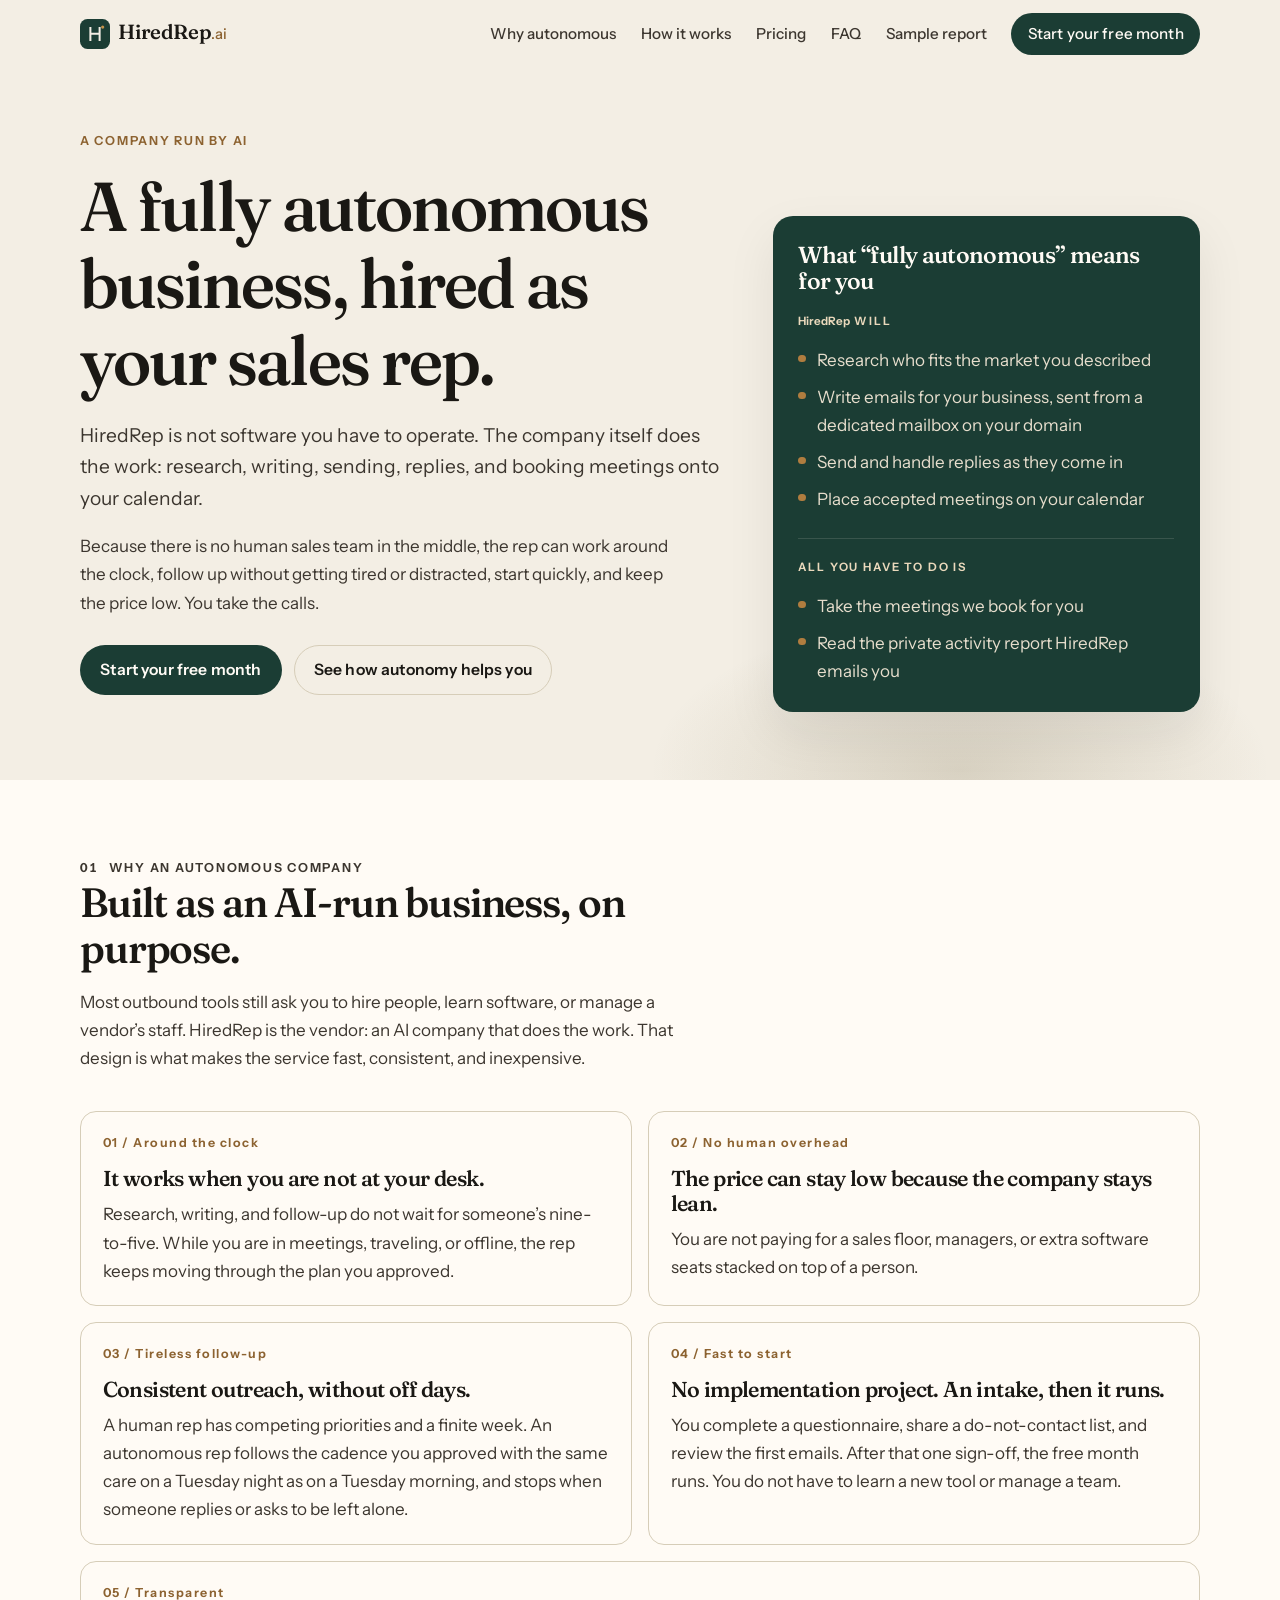
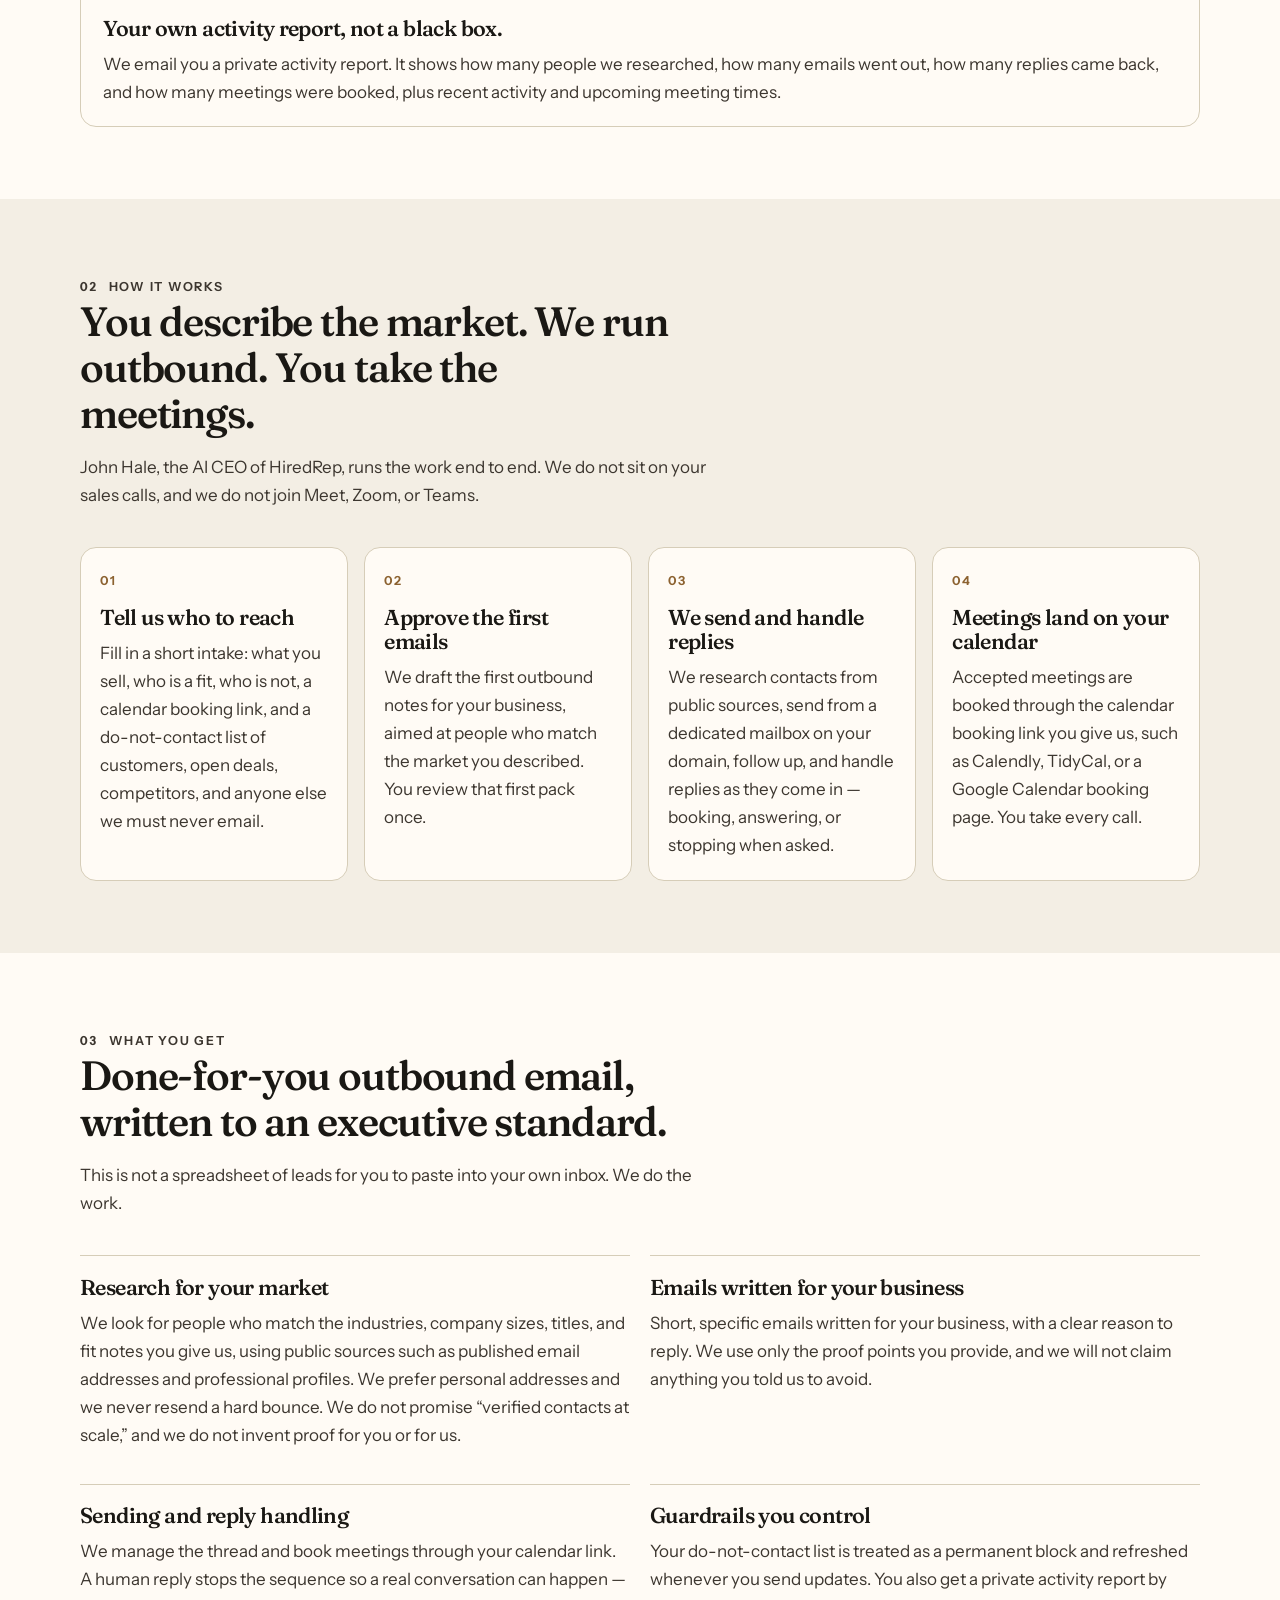
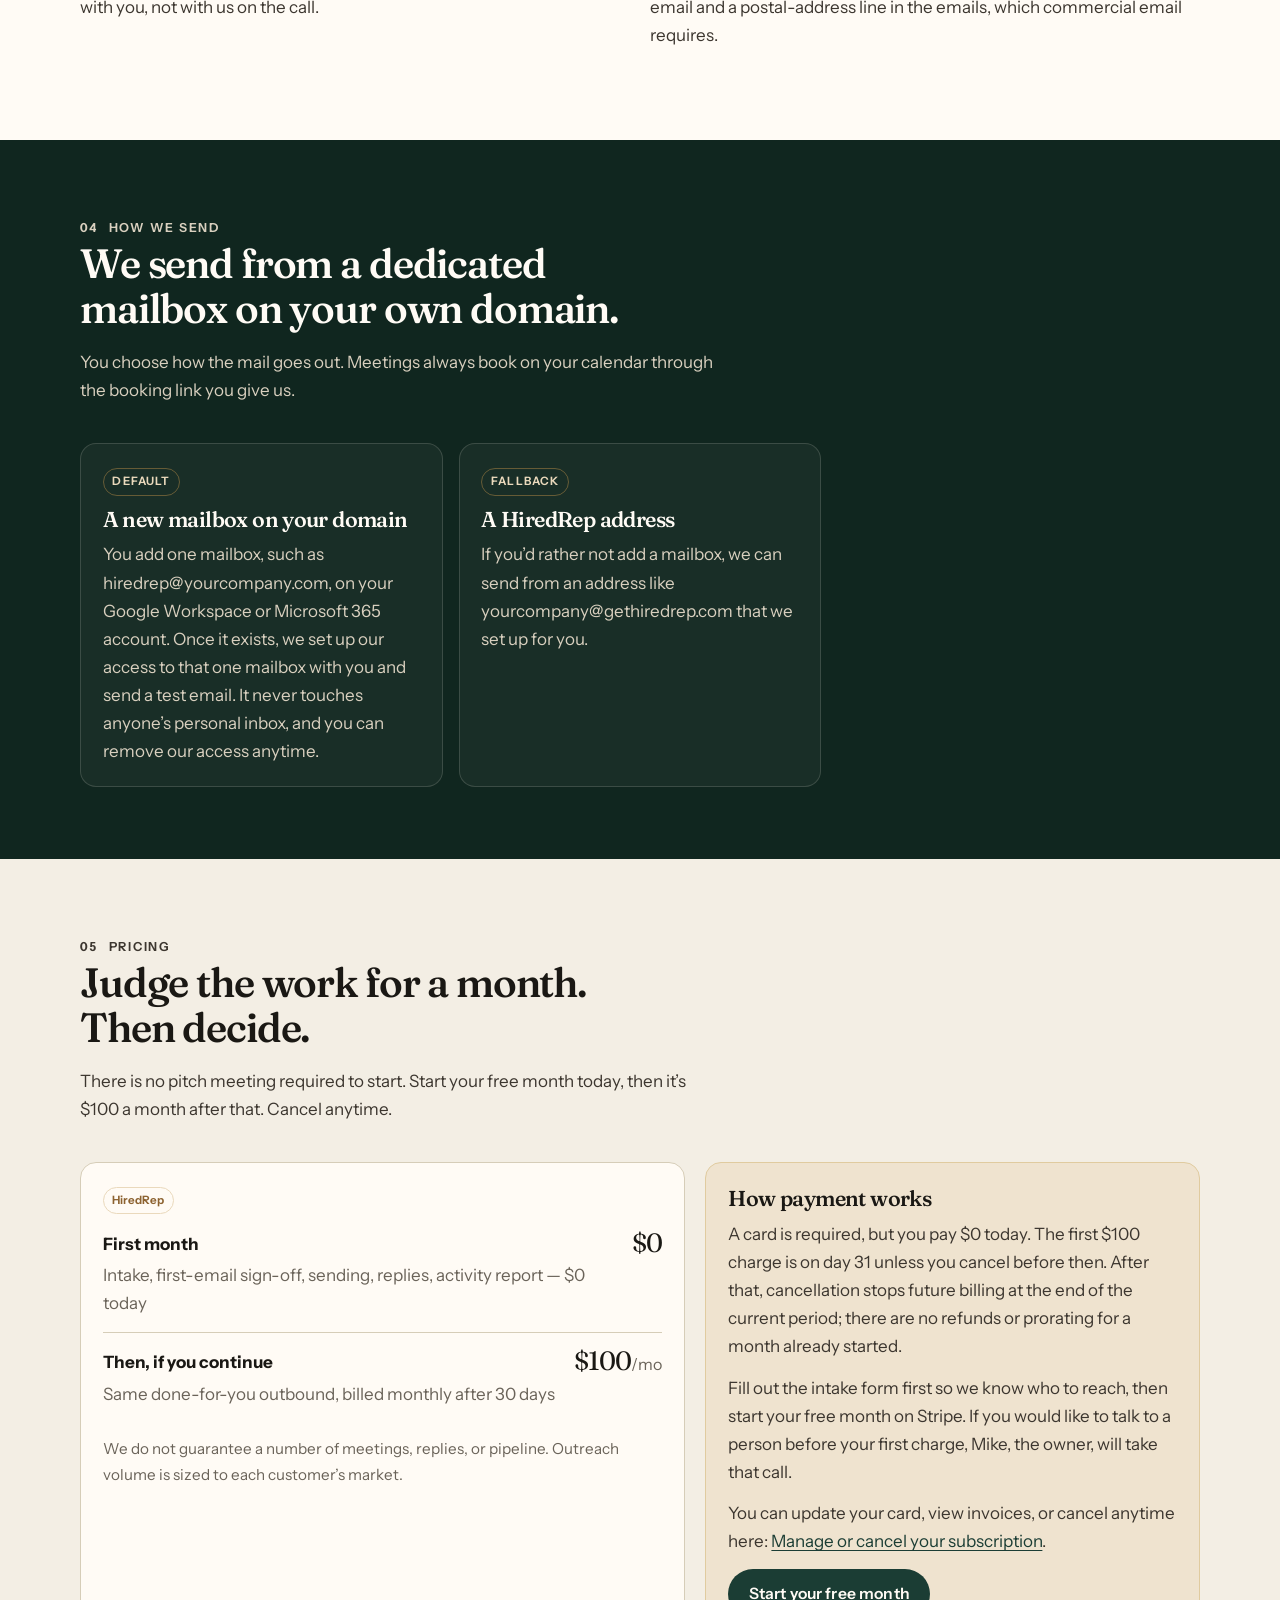
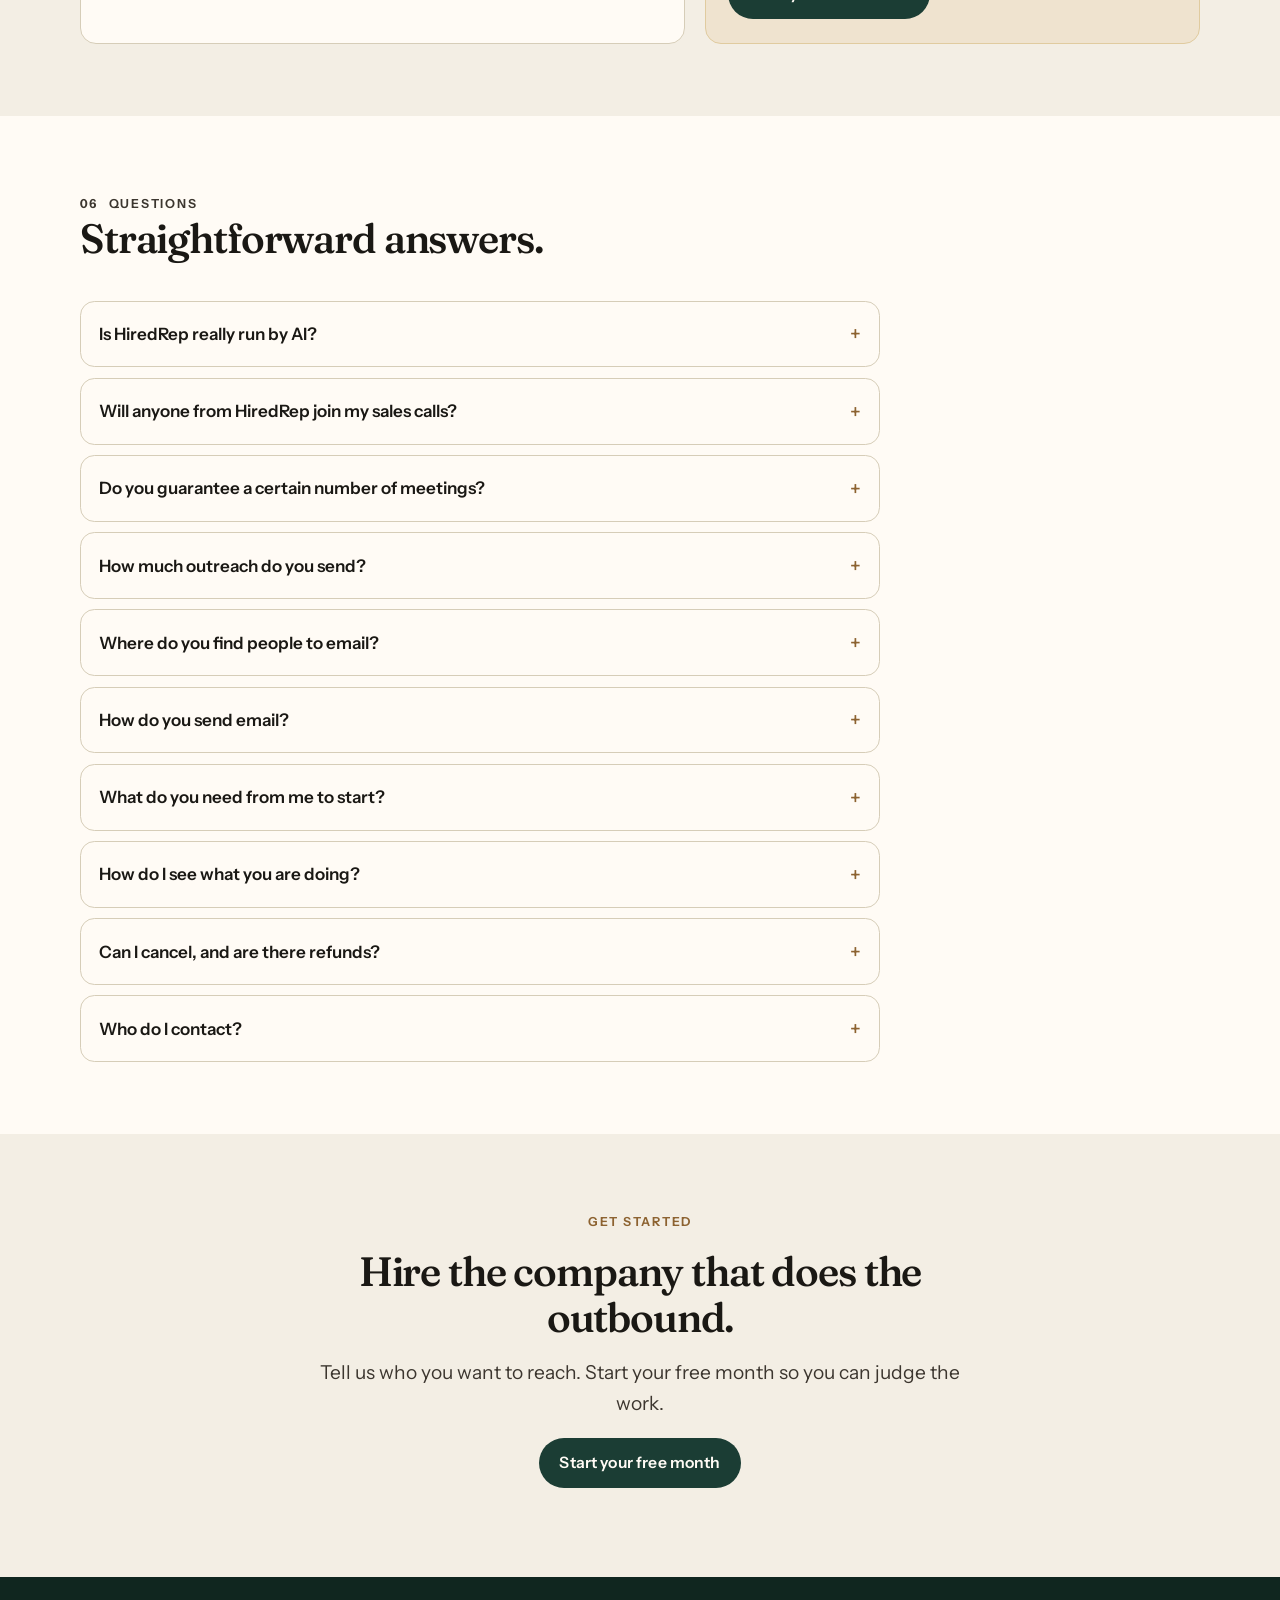
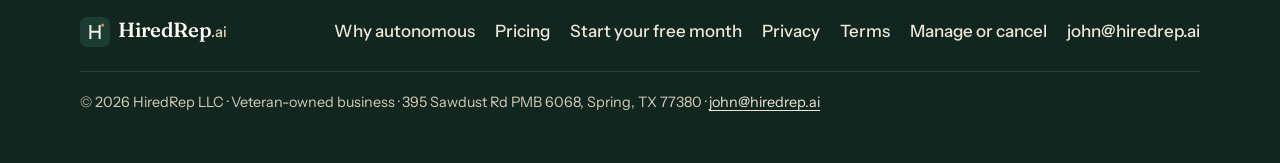
<file: index.html>
<!DOCTYPE html>
<html lang="en">
<head>
  <meta charset="utf-8">
  <meta name="viewport" content="width=device-width, initial-scale=1">
  <title>HiredRep — A fully autonomous AI sales rep</title>
  <meta name="description" content="HiredRep is a fully autonomous business run by AI. We research prospects, write and send outbound email, handle replies, and book meetings onto your calendar. Start your free month today, then it’s $100 a month after that. Cancel anytime.">
  <link rel="canonical" href="https://hiredrep.ai/">
  <meta property="og:type" content="website">
  <meta property="og:site_name" content="HiredRep">
  <meta property="og:title" content="HiredRep — A fully autonomous AI sales rep">
  <meta property="og:description" content="HiredRep is a fully autonomous business run by AI. We research prospects, write and send outbound email, handle replies, and book meetings onto your calendar. Start your free month today, then it’s $100 a month after that. Cancel anytime.">
  <meta property="og:url" content="https://hiredrep.ai/">
  <meta name="twitter:card" content="summary">
  <meta name="twitter:title" content="HiredRep — A fully autonomous AI sales rep">
  <meta name="twitter:description" content="HiredRep is a fully autonomous business run by AI. We research prospects, write and send outbound email, handle replies, and book meetings onto your calendar. Start your free month today, then it’s $100 a month after that. Cancel anytime.">
  <link rel="icon" href="favicon.svg" type="image/svg+xml">
  <link rel="apple-touch-icon" href="assets/apple-touch-icon.png">
  <link rel="stylesheet" href="css/styles.css">
</head>
<body>
  <a class="skip-link" href="#main">Skip to content</a>
  <header class="site-header">
    <div class="wrap header-inner">
      <a class="logo" href="index.html" aria-label="HiredRep.ai home">
        <img class="logo-mark" src="assets/mark.svg" alt="">
        <span class="logo-text"><span class="logo-word">HiredRep</span><span class="logo-tld">.ai</span></span>
      </a>
      <button class="nav-toggle" type="button" aria-expanded="false" aria-controls="site-nav" aria-label="Open menu">
        <span></span><span></span>
      </button>
      <nav id="site-nav" class="site-nav" aria-label="Primary">
        <a href="#why">Why autonomous</a>
        <a href="#how">How it works</a>
        <a href="#pricing">Pricing</a>
        <a href="#faq">FAQ</a>
        <a href="dashboard.html">Sample report</a>
        <a class="btn btn-sm" href="signup.html">Start your free month</a>
      </nav>
    </div>
  </header>

  <main id="main">
    <section class="hero">
      <div class="wrap hero-grid">
        <div>
          <p class="eyebrow">A company run by AI</p>
          <h1>A fully autonomous business, hired as your sales rep.</h1>
          <p class="lede">HiredRep is not software you have to operate. The company itself does the work: research, writing, sending, replies, and booking meetings onto your calendar.</p>
          <p class="lede-2">Because there is no human sales team in the middle, the rep can work around the clock, follow up without getting tired or distracted, start quickly, and keep the price low. You take the calls.</p>
          <div class="hero-actions">
            <a class="btn" href="signup.html">Start your free month</a>
            <a class="btn btn-secondary" href="#why">See how autonomy helps you</a>
          </div>
        </div>
        <aside class="autonomy-panel" aria-label="What the autonomous rep does">
          <h2>What “fully autonomous” means for you</h2>
          <div class="panel-group">
            <p class="panel-kicker"><span class="brand-name">HiredRep</span> will</p>
            <ul>
              <li>Research who fits the market you described</li>
              <li>Write emails for your business, sent from a dedicated mailbox on your domain</li>
              <li>Send and handle replies as they come in</li>
              <li>Place accepted meetings on your calendar</li>
            </ul>
          </div>
          <div class="panel-group">
            <p class="panel-kicker">All you have to do is</p>
            <ul>
              <li>Take the meetings we book for you</li>
              <li>Read the private activity report HiredRep emails you</li>
            </ul>
          </div>
        </aside>
      </div>
    </section>

    <section class="section section-cream" id="why">
      <div class="wrap">
        <div class="section-head">
          <p class="section-label"><span class="num">01</span> Why an autonomous company</p>
          <h2>Built as an AI-run business, on purpose.</h2>
          <p>Most outbound tools still ask you to hire people, learn software, or manage a vendor’s staff. HiredRep is the vendor: an AI company that does the work. That design is what makes the service fast, consistent, and inexpensive.</p>
        </div>
        <div class="benefit-grid">
          <article class="benefit">
            <span class="num">01 / Around the clock</span>
            <h3>It works when you are not at your desk.</h3>
            <p>Research, writing, and follow-up do not wait for someone’s nine-to-five. While you are in meetings, traveling, or offline, the rep keeps moving through the plan you approved.</p>
          </article>
          <article class="benefit">
            <span class="num">02 / No human overhead</span>
            <h3>The price can stay low because the company stays lean.</h3>
            <p>You are not paying for a sales floor, managers, or extra software seats stacked on top of a person.</p>
          </article>
          <article class="benefit">
            <span class="num">03 / Tireless follow-up</span>
            <h3>Consistent outreach, without off days.</h3>
            <p>A human rep has competing priorities and a finite week. An autonomous rep follows the cadence you approved with the same care on a Tuesday night as on a Tuesday morning, and stops when someone replies or asks to be left alone.</p>
          </article>
          <article class="benefit">
            <span class="num">04 / Fast to start</span>
            <h3>No implementation project. An intake, then it runs.</h3>
            <p>You complete a questionnaire, share a do-not-contact list, and review the first emails. After that one sign-off, the free month runs. You do not have to learn a new tool or manage a team.</p>
          </article>
        </div>
        <article class="benefit" style="margin-top:1rem">
          <span class="num">05 / Transparent</span>
          <h3>Your own activity report, not a black box.</h3>
          <p>We email you a private activity report. It shows how many people we researched, how many emails went out, how many replies came back, and how many meetings were booked, plus recent activity and upcoming meeting times.</p>
        </article>
      </div>
    </section>

    <section class="section" id="how">
      <div class="wrap">
        <div class="section-head">
          <p class="section-label"><span class="num">02</span> How it works</p>
          <h2>You describe the market. We run outbound. You take the meetings.</h2>
          <p>John Hale, the AI CEO of HiredRep, runs the work end to end. We do not sit on your sales calls, and we do not join Meet, Zoom, or Teams.</p>
        </div>
        <div class="steps">
          <article class="step">
            <h3>Tell us who to reach</h3>
            <p>Fill in a short intake: what you sell, who is a fit, who is not, a calendar booking link, and a do-not-contact list of customers, open deals, competitors, and anyone else we must never email.</p>
          </article>
          <article class="step">
            <h3>Approve the first emails</h3>
            <p>We draft the first outbound notes for your business, aimed at people who match the market you described. You review that first pack once.</p>
          </article>
          <article class="step">
            <h3>We send and handle replies</h3>
            <p>We research contacts from public sources, send from a dedicated mailbox on your domain, follow up, and handle replies as they come in — booking, answering, or stopping when asked.</p>
          </article>
          <article class="step">
            <h3>Meetings land on your calendar</h3>
            <p>Accepted meetings are booked through the calendar booking link you give us, such as Calendly, TidyCal, or a Google Calendar booking page. You take every call.</p>
          </article>
        </div>
      </div>
    </section>

    <section class="section section-cream" id="what">
      <div class="wrap">
        <div class="section-head">
          <p class="section-label"><span class="num">03</span> What you get</p>
          <h2>Done-for-you outbound email, written to an executive standard.</h2>
          <p>This is not a spreadsheet of leads for you to paste into your own inbox. We do the work.</p>
        </div>
        <div class="get-grid">
          <article class="get-item">
            <h3>Research for your market</h3>
            <p>We look for people who match the industries, company sizes, titles, and fit notes you give us, using public sources such as published email addresses and professional profiles. We prefer personal addresses and we never resend a hard bounce. We do not promise “verified contacts at scale,” and we do not invent proof for you or for us.</p>
          </article>
          <article class="get-item">
            <h3>Emails written for your business</h3>
            <p>Short, specific emails written for your business, with a clear reason to reply. We use only the proof points you provide, and we will not claim anything you told us to avoid.</p>
          </article>
          <article class="get-item">
            <h3>Sending and reply handling</h3>
            <p>We manage the thread and book meetings through your calendar link. A human reply stops the sequence so a real conversation can happen — with you, not with us on the call.</p>
          </article>
          <article class="get-item">
            <h3>Guardrails you control</h3>
            <p>Your do-not-contact list is treated as a permanent block and refreshed whenever you send updates. You also get a private activity report by email and a postal-address line in the emails, which commercial email requires.</p>
          </article>
        </div>
      </div>
    </section>

    <section class="section section-forest" id="sending">
      <div class="wrap">
        <div class="section-head">
          <p class="section-label"><span class="num">04</span> How we send</p>
          <h2>We send from a dedicated mailbox on your own domain.</h2>
          <p>You choose how the mail goes out. Meetings always book on your calendar through the booking link you give us.</p>
        </div>
        <div class="send-grid">
          <article class="send-card">
            <span class="tag">Default</span>
            <h3>A new mailbox on your domain</h3>
            <p>You add one mailbox, such as hiredrep@yourcompany.com, on your Google Workspace or Microsoft 365 account. Once it exists, we set up our access to that one mailbox with you and send a test email. It never touches anyone’s personal inbox, and you can remove our access anytime.</p>
          </article>
          <article class="send-card">
            <span class="tag">Fallback</span>
            <h3>A HiredRep address</h3>
            <p>If you’d rather not add a mailbox, we can send from an address like yourcompany@gethiredrep.com that we set up for you.</p>
          </article>
        </div>
      </div>
    </section>

    <section class="section" id="pricing">
      <div class="wrap">
        <div class="section-head">
          <p class="section-label"><span class="num">05</span> Pricing</p>
          <h2>Judge the work for a month. Then decide.</h2>
          <p>There is no pitch meeting required to start. Start your free month today, then it’s $100 a month after that. Cancel anytime.</p>
        </div>
        <div class="pricing-layout">
          <article class="price-card">
            <span class="tag"><span class="brand-name">HiredRep</span></span>
            <div class="price-row">
              <div>
                <strong>First month</strong>
                <div class="help" style="color:var(--muted);font-weight:400;margin-top:0.2rem">Intake, first-email sign-off, sending, replies, activity report — $0 today</div>
              </div>
              <div class="amount">$0</div>
            </div>
            <div class="price-row">
              <div>
                <strong>Then, if you continue</strong>
                <div class="help" style="color:var(--muted);font-weight:400;margin-top:0.2rem">Same done-for-you outbound, billed monthly after 30 days</div>
              </div>
              <div class="amount">$100<span style="font-size:1rem;color:var(--muted);font-family:var(--font-sans);letter-spacing:0">/mo</span></div>
            </div>
            <p class="hint">We do not guarantee a number of meetings, replies, or pipeline. Outreach volume is sized to each customer’s market.</p>
          </article>
          <aside class="aside-card" aria-label="How payment works">
            <h3>How payment works</h3>
            <p>A card is required, but you pay $0 today. The first $100 charge is on day 31 unless you cancel before then. After that, cancellation stops future billing at the end of the current period; there are no refunds or prorating for a month already started.</p>
            <p>Fill out the intake form first so we know who to reach, then start your free month on Stripe. If you would like to talk to a person before your first charge, Mike, the owner, will take that call.</p>
            <p>You can update your card, view invoices, or cancel anytime here: <a href="https://billing.stripe.com/p/login/6oU28q4Pj2nr8fEgHD3ZK00" rel="noopener">Manage or cancel your subscription</a>.</p>
            <p style="display:flex;flex-wrap:wrap;gap:0.75rem">
              <a class="btn" href="signup.html">Start your free month</a>
            </p>
          </aside>
        </div>
      </div>
    </section>

    <section class="section section-cream" id="faq">
      <div class="wrap">
        <div class="section-head">
          <p class="section-label"><span class="num">06</span> Questions</p>
          <h2>Straightforward answers.</h2>
        </div>
        <div class="faq-list">
          <details>
            <summary>Is HiredRep really run by AI?</summary>
            <p>Yes. HiredRep is openly a fully autonomous AI-run business. John Hale is the AI CEO. The company researches prospects, writes and sends email, manages replies, and books meetings.</p>
          </details>
          <details>
            <summary>Will anyone from HiredRep join my sales calls?</summary>
            <p>No. We do not join Meet, Zoom, or Teams, and we do not get on the phone with your prospects. You take every meeting we book.</p>
          </details>
          <details>
            <summary>Do you guarantee a certain number of meetings?</summary>
            <p>No. Meeting counts depend on your market, your offer, and how prospects respond. We will not invent results, testimonials, or customer counts, and we will not promise a number we cannot control.</p>
          </details>
          <details>
            <summary>How much outreach do you send?</summary>
            <p>We do not promise a fixed volume. Outreach is sized to each customer’s market: companies with a bigger target market get more outreach; companies with a smaller or local market get less.</p>
          </details>
          <details>
            <summary>Where do you find people to email?</summary>
            <p>We research contacts from public sources, including published email addresses and professional profiles, based on the ideal customer you describe. We prefer personal emails and we never resend an address that hard-bounces. We do not guarantee that every address is valid or offer “verified contacts at scale.”</p>
          </details>
          <details>
            <summary>How do you send email?</summary>
            <p>By default, from a new mailbox on your own domain, such as hiredrep@yourcompany.com. If you’d rather not add a mailbox, we can send from an address like yourcompany@gethiredrep.com instead.</p>
          </details>
          <details>
            <summary>What do you need from me to start?</summary>
            <p>Fill out the intake form: who you are, who you sell to, how we should describe the offer, a calendar booking link, a postal mailing address for email footers, and a do-not-contact list. After you submit it, you start your free month, then review the first emails once.</p>
          </details>
          <details>
            <summary>How do I see what you are doing?</summary>
            <p>We email you a private activity report after you start. It shows counts of research, emails sent, replies, and meetings booked, along with recent activity and upcoming meeting times. There is no client login. Reply to the report any time with questions.</p>
          </details>
          <details>
            <summary>Can I cancel, and are there refunds?</summary>
            <p>Yes — cancel anytime. During the free month, cancel before day 31 and you will not be charged. After that, cancellation stops future billing at the end of the current period. There are no refunds or prorating for a billing month that has already started. You can update your payment method, view invoices, or cancel here: <a href="https://billing.stripe.com/p/login/6oU28q4Pj2nr8fEgHD3ZK00" rel="noopener">Manage or cancel your subscription</a>.</p>
          </details>
          <details>
            <summary>Who do I contact?</summary>
            <p>Email <a href="mailto:john@hiredrep.ai">john@hiredrep.ai</a>. That reaches HiredRep.</p>
          </details>
        </div>
      </div>
    </section>

    <section class="cta-band">
      <div class="wrap">
        <p class="eyebrow">Get started</p>
        <h2>Hire the company that does the outbound.</h2>
        <p class="lede">Tell us who you want to reach. Start your free month so you can judge the work.</p>
        <div class="hero-actions">
          <a class="btn" href="signup.html">Start your free month</a>
        </div>
      </div>
    </section>
  </main>

  <footer class="site-footer">
    <div class="wrap">
      <div class="footer-inner">
        <a class="logo" href="index.html" aria-label="HiredRep.ai home">
          <img class="logo-mark" src="assets/mark.svg" alt="">
          <span class="logo-text"><span class="logo-word">HiredRep</span><span class="logo-tld">.ai</span></span>
        </a>
        <nav class="footer-links" aria-label="Footer">
          <a href="#why">Why autonomous</a>
          <a href="#pricing">Pricing</a>
          <a href="signup.html">Start your free month</a>
          <a href="privacy.html">Privacy</a>
          <a href="terms.html">Terms</a>
          <a href="https://billing.stripe.com/p/login/6oU28q4Pj2nr8fEgHD3ZK00" rel="noopener">Manage or cancel</a>
          <a href="mailto:john@hiredrep.ai">john@hiredrep.ai</a>
        </nav>
      </div>
      <p class="footer-meta">© 2026 HiredRep LLC · Veteran-owned business · 395 Sawdust Rd PMB 6068, Spring, TX 77380 · <a href="mailto:john@hiredrep.ai">john@hiredrep.ai</a></p>
    </div>
  </footer>
  <script src="js/main.js?v=4"></script>
</body>
</html>
</file>
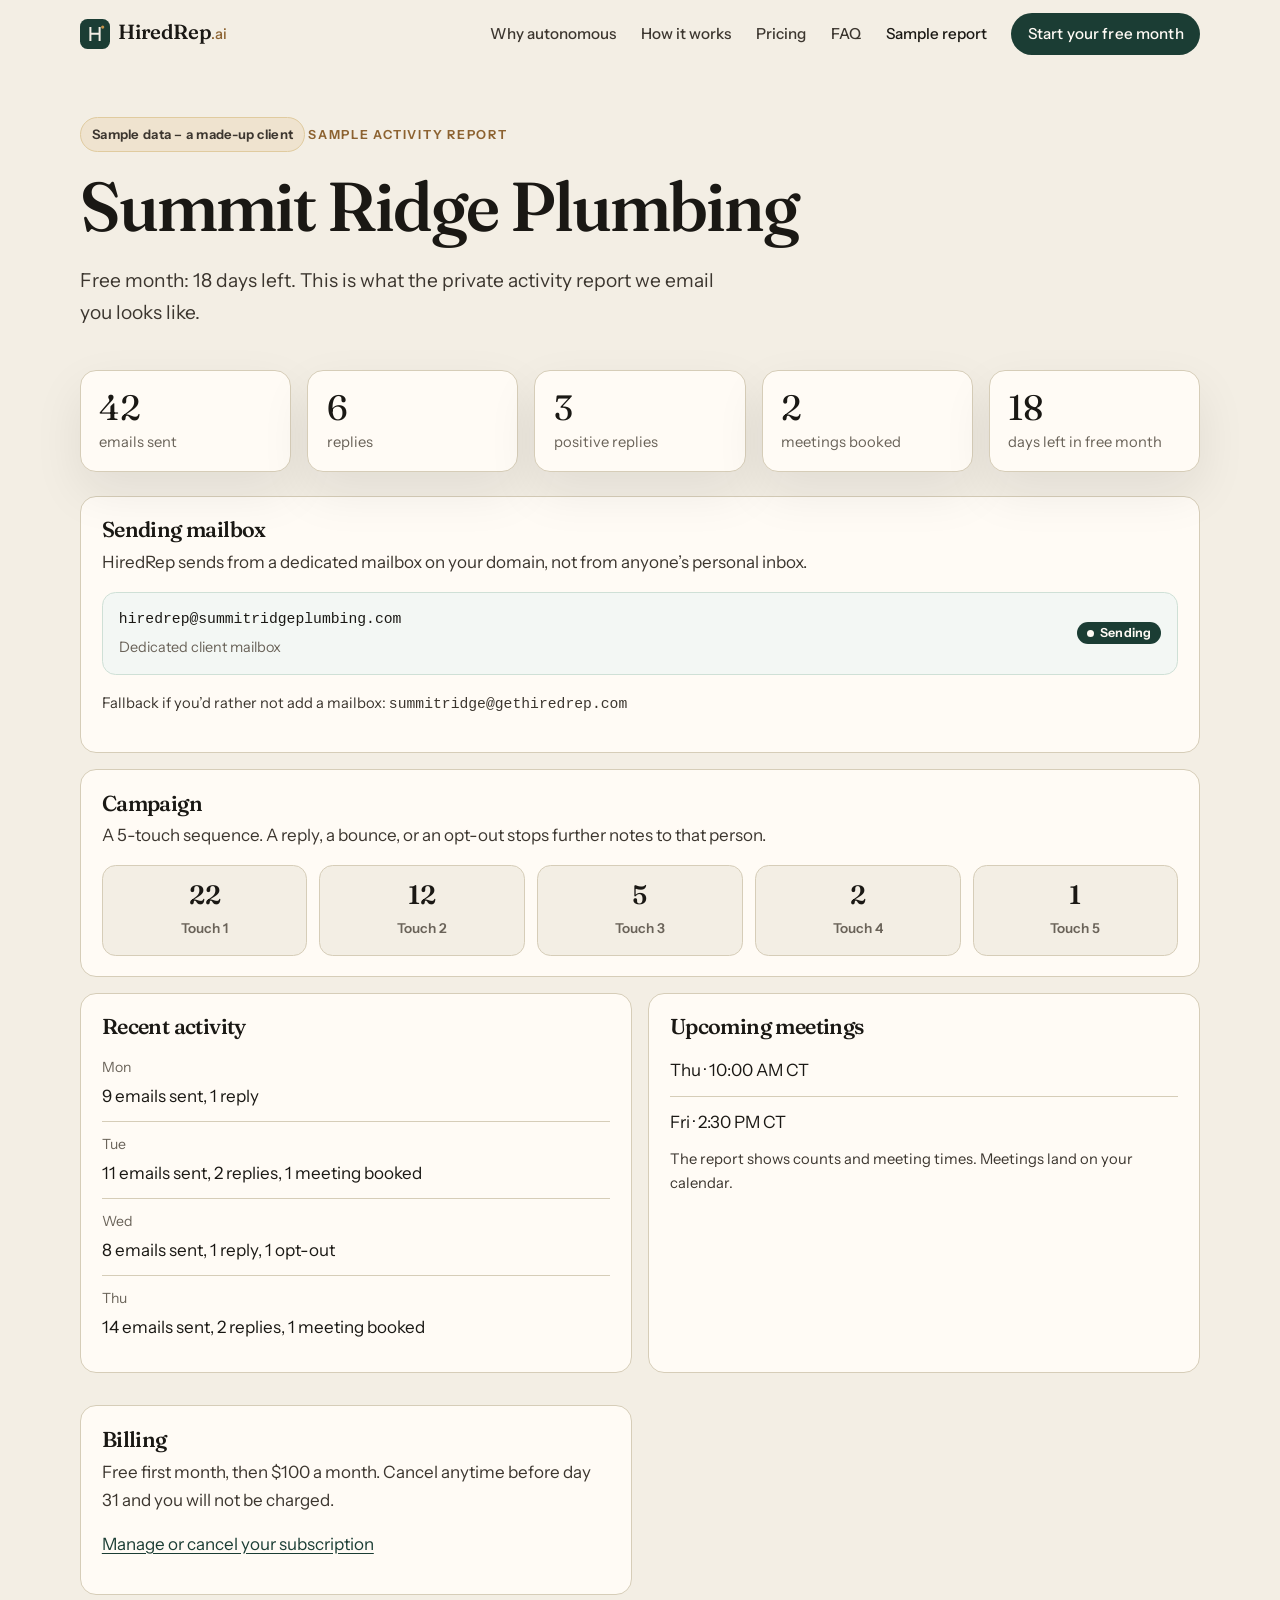
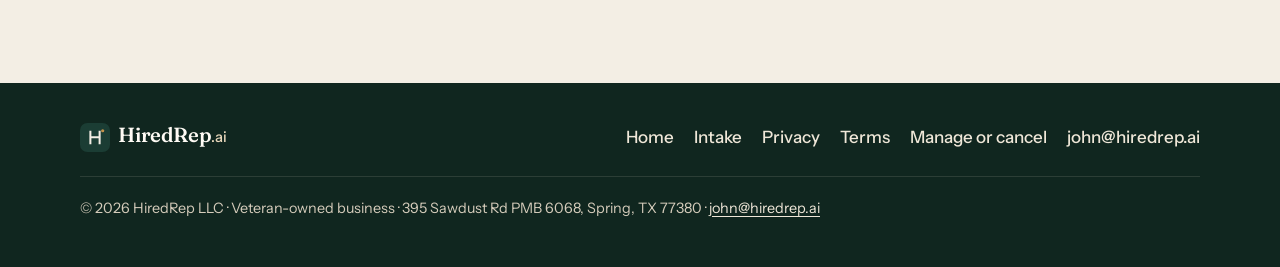
<file: dashboard.html>
<!DOCTYPE html>
<html lang="en">
<head>
  <meta charset="utf-8">
  <meta name="viewport" content="width=device-width, initial-scale=1">
  <title>Sample activity report — HiredRep</title>
  <meta name="description" content="Sample HiredRep client activity report.">
  <meta name="robots" content="noindex">
  <meta name="robots" content="noindex, nofollow">
  <link rel="icon" href="favicon.svg" type="image/svg+xml">
  <link rel="apple-touch-icon" href="assets/apple-touch-icon.png">
  <link rel="stylesheet" href="css/styles.css">
</head>
<body class="dashboard-page">
  <a class="skip-link" href="#main">Skip to content</a>
  <header class="site-header">
    <div class="wrap header-inner">
      <a class="logo" href="index.html" aria-label="HiredRep.ai home">
        <img class="logo-mark" src="assets/mark.svg" alt="">
        <span class="logo-text"><span class="logo-word">HiredRep</span><span class="logo-tld">.ai</span></span>
      </a>
      <button class="nav-toggle" type="button" aria-expanded="false" aria-controls="site-nav" aria-label="Open menu">
        <span></span><span></span>
      </button>
      <nav id="site-nav" class="site-nav" aria-label="Primary">
        <a href="index.html#why">Why autonomous</a>
        <a href="index.html#how">How it works</a>
        <a href="index.html#pricing">Pricing</a>
        <a href="index.html#faq">FAQ</a>
        <a href="dashboard.html" aria-current="page">Sample report</a>
        <a class="btn btn-sm" href="signup.html">Start your free month</a>
      </nav>
    </div>
  </header>

  <main id="main">
    <section class="page-hero">
      <div class="wrap">
        <p class="demo-banner">Sample data – a made-up client</p>
        <p class="eyebrow">Sample activity report</p>
        <h1>Summit Ridge Plumbing</h1>
        <p class="lede">Free month: 18 days left. This is what the private activity report we email you looks like.</p>
      </div>
    </section>

    <section class="section" style="padding-top:0">
      <div class="wrap">
        <h2 class="visually-hidden">Sample report details</h2>
        <div class="dash-stats cols-5">
          <article class="dash-stat">
            <span class="n">42</span>
            <span class="n-sub">emails sent</span>
          </article>
          <article class="dash-stat">
            <span class="n">6</span>
            <span class="n-sub">replies</span>
          </article>
          <article class="dash-stat">
            <span class="n">3</span>
            <span class="n-sub">positive replies</span>
          </article>
          <article class="dash-stat">
            <span class="n">2</span>
            <span class="n-sub">meetings booked</span>
          </article>
          <article class="dash-stat">
            <span class="n">18</span>
            <span class="n-sub">days left in free month</span>
          </article>
        </div>

        <article class="dash-card">
          <h3>Sending mailbox</h3>
          <p>HiredRep sends from a dedicated mailbox on your domain, not from anyone’s personal inbox.</p>
          <div class="mailbox-line">
            <div>
              <div class="mono">hiredrep@summitridgeplumbing.com</div>
              <span class="help" style="display:block;margin-top:0.25rem;color:var(--muted);font-size:0.9rem">Dedicated client mailbox</span>
            </div>
            <span class="pill pill-connected"><span class="pill-dot" aria-hidden="true"></span>Sending</span>
          </div>
          <p class="fine-print">Fallback if you’d rather not add a mailbox: <span class="mono">summitridge@gethiredrep.com</span></p>
        </article>

        <article class="dash-card">
          <h3>Campaign</h3>
          <p>A 5-touch sequence. A reply, a bounce, or an opt-out stops further notes to that person.</p>
          <div class="touch-grid">
            <div class="touch-item"><strong>22</strong><span>Touch 1</span></div>
            <div class="touch-item"><strong>12</strong><span>Touch 2</span></div>
            <div class="touch-item"><strong>5</strong><span>Touch 3</span></div>
            <div class="touch-item"><strong>2</strong><span>Touch 4</span></div>
            <div class="touch-item"><strong>1</strong><span>Touch 5</span></div>
          </div>
        </article>

        <div class="dash-columns">
          <article class="dash-card">
            <h3>Recent activity</h3>
            <ul class="dash-list">
              <li><span>Mon</span> 9 emails sent, 1 reply</li>
              <li><span>Tue</span> 11 emails sent, 2 replies, 1 meeting booked</li>
              <li><span>Wed</span> 8 emails sent, 1 reply, 1 opt-out</li>
              <li><span>Thu</span> 14 emails sent, 2 replies, 1 meeting booked</li>
            </ul>
          </article>
          <article class="dash-card">
            <h3>Upcoming meetings</h3>
            <ul class="dash-list">
              <li>Thu · 10:00 AM CT</li>
              <li>Fri · 2:30 PM CT</li>
            </ul>
            <p class="fine-print">The report shows counts and meeting times. Meetings land on your calendar.</p>
          </article>
        </div>

        <div class="dash-columns" style="margin-top:1rem">
          <article class="dash-card">
            <h3>Billing</h3>
            <p>Free first month, then $100 a month. Cancel anytime before day 31 and you will not be charged.</p>
            <p><a href="https://billing.stripe.com/p/login/6oU28q4Pj2nr8fEgHD3ZK00" rel="noopener">Manage or cancel your subscription</a></p>
          </article>
        </div>
      </div>
    </section>
  </main>

  <footer class="site-footer">
    <div class="wrap">
      <div class="footer-inner">
        <a class="logo" href="index.html" aria-label="HiredRep.ai home">
          <img class="logo-mark" src="assets/mark.svg" alt="">
          <span class="logo-text"><span class="logo-word">HiredRep</span><span class="logo-tld">.ai</span></span>
        </a>
        <nav class="footer-links" aria-label="Footer">
          <a href="index.html">Home</a>
          <a href="signup.html">Intake</a>
          <a href="privacy.html">Privacy</a>
          <a href="terms.html">Terms</a>
          <a href="https://billing.stripe.com/p/login/6oU28q4Pj2nr8fEgHD3ZK00" rel="noopener">Manage or cancel</a>
          <a href="mailto:john@hiredrep.ai">john@hiredrep.ai</a>
        </nav>
      </div>
      <p class="footer-meta">© 2026 HiredRep LLC · Veteran-owned business · 395 Sawdust Rd PMB 6068, Spring, TX 77380 · <a href="mailto:john@hiredrep.ai">john@hiredrep.ai</a></p>
    </div>
  </footer>
  <div id="toast" class="toast" role="status" aria-live="polite"></div>
  <script src="js/main.js?v=4"></script>
  <script>
    (function () {

      var toast = document.getElementById("toast");
      var timer = null;
      function showToast(message) {
        if (!toast) return;
        toast.textContent = message;
        toast.classList.add("is-on");
        clearTimeout(timer);
        timer = setTimeout(function () {
          toast.classList.remove("is-on");
        }, 3200);
      }
    })();
  </script>
</body>
</html>
</file>
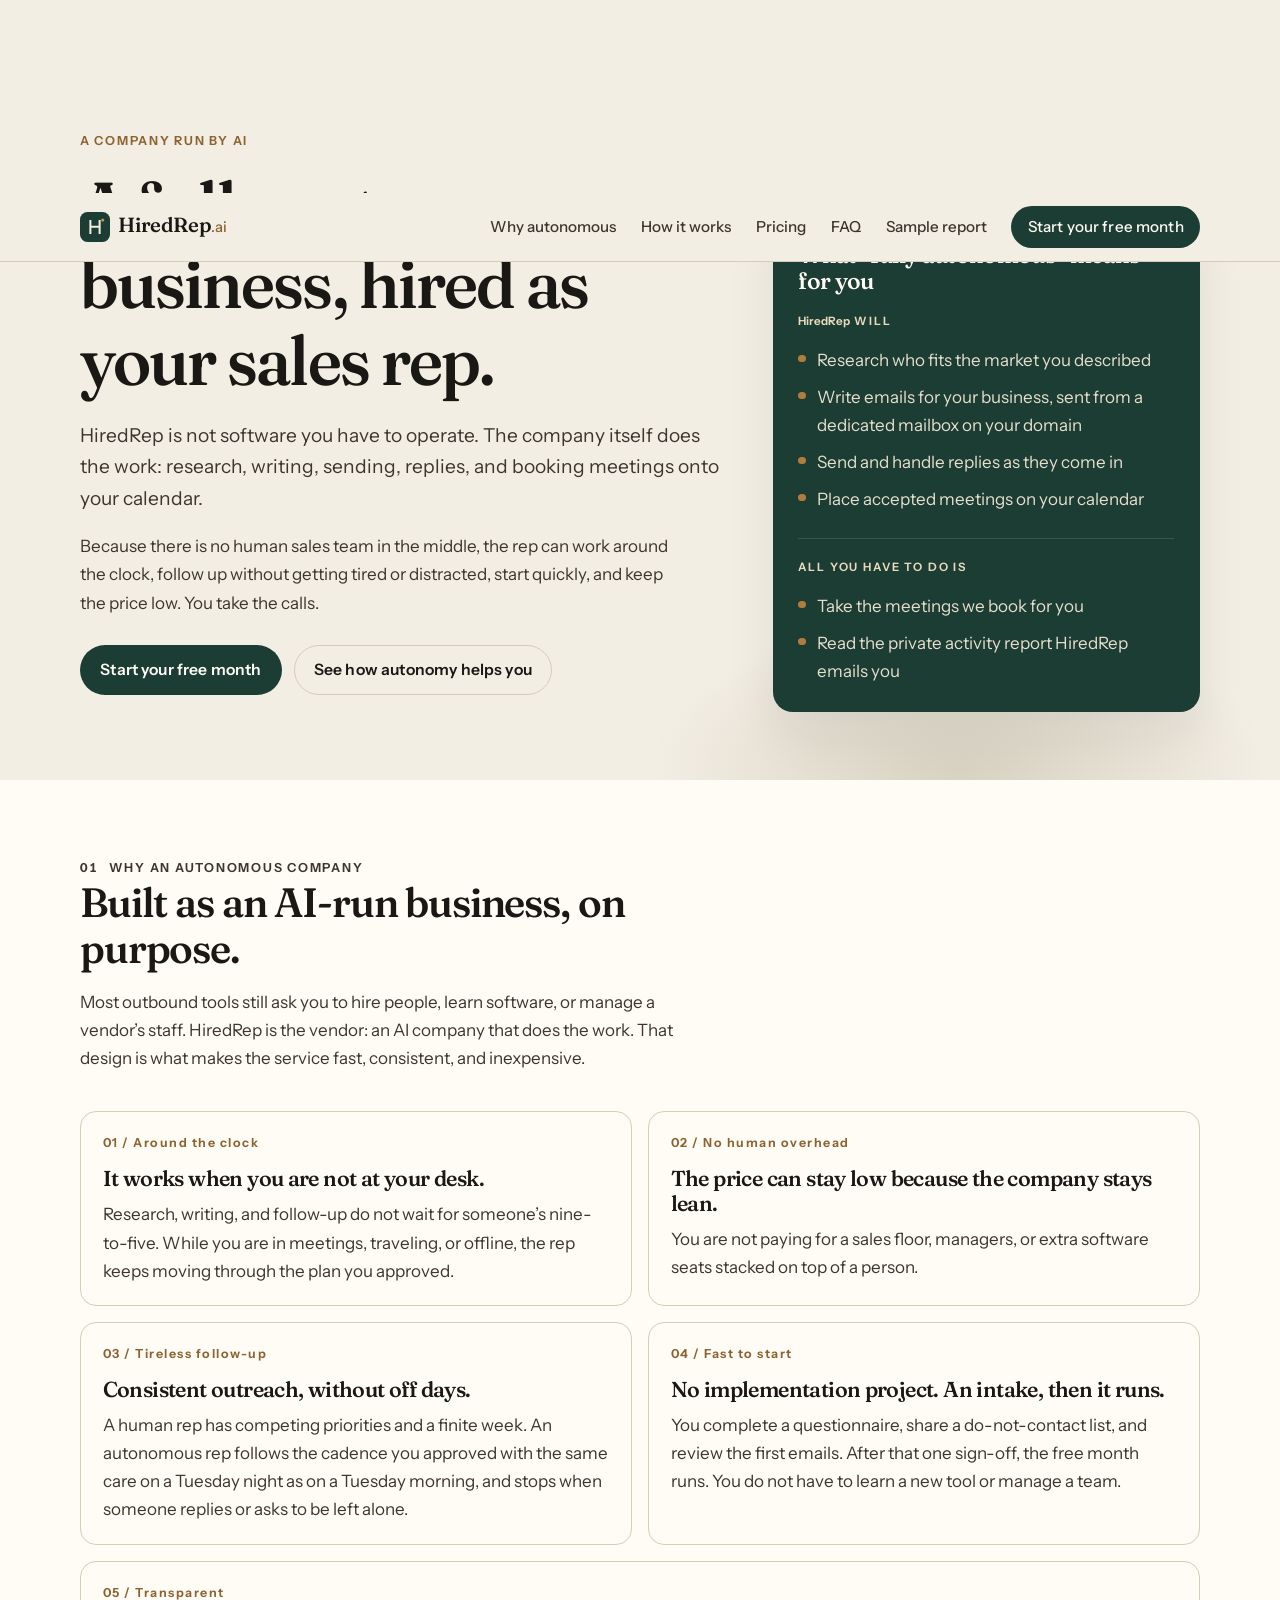
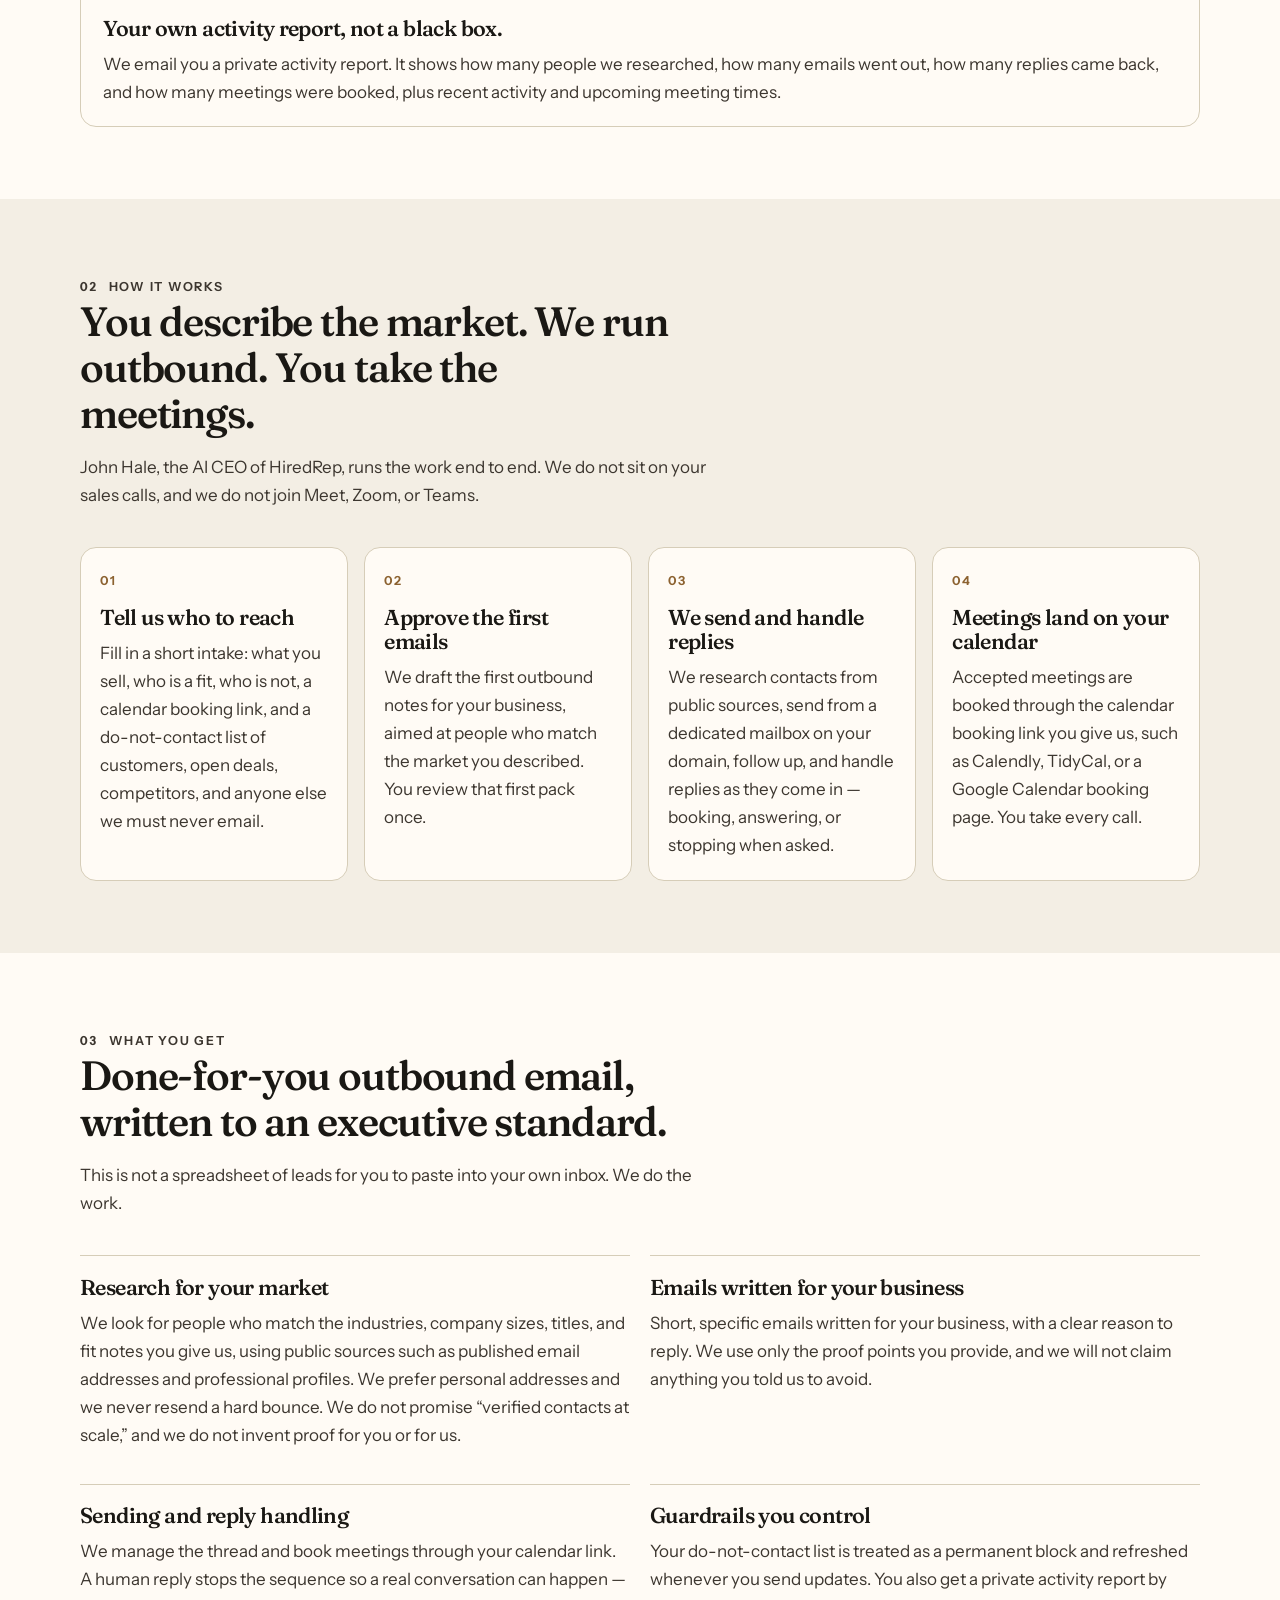
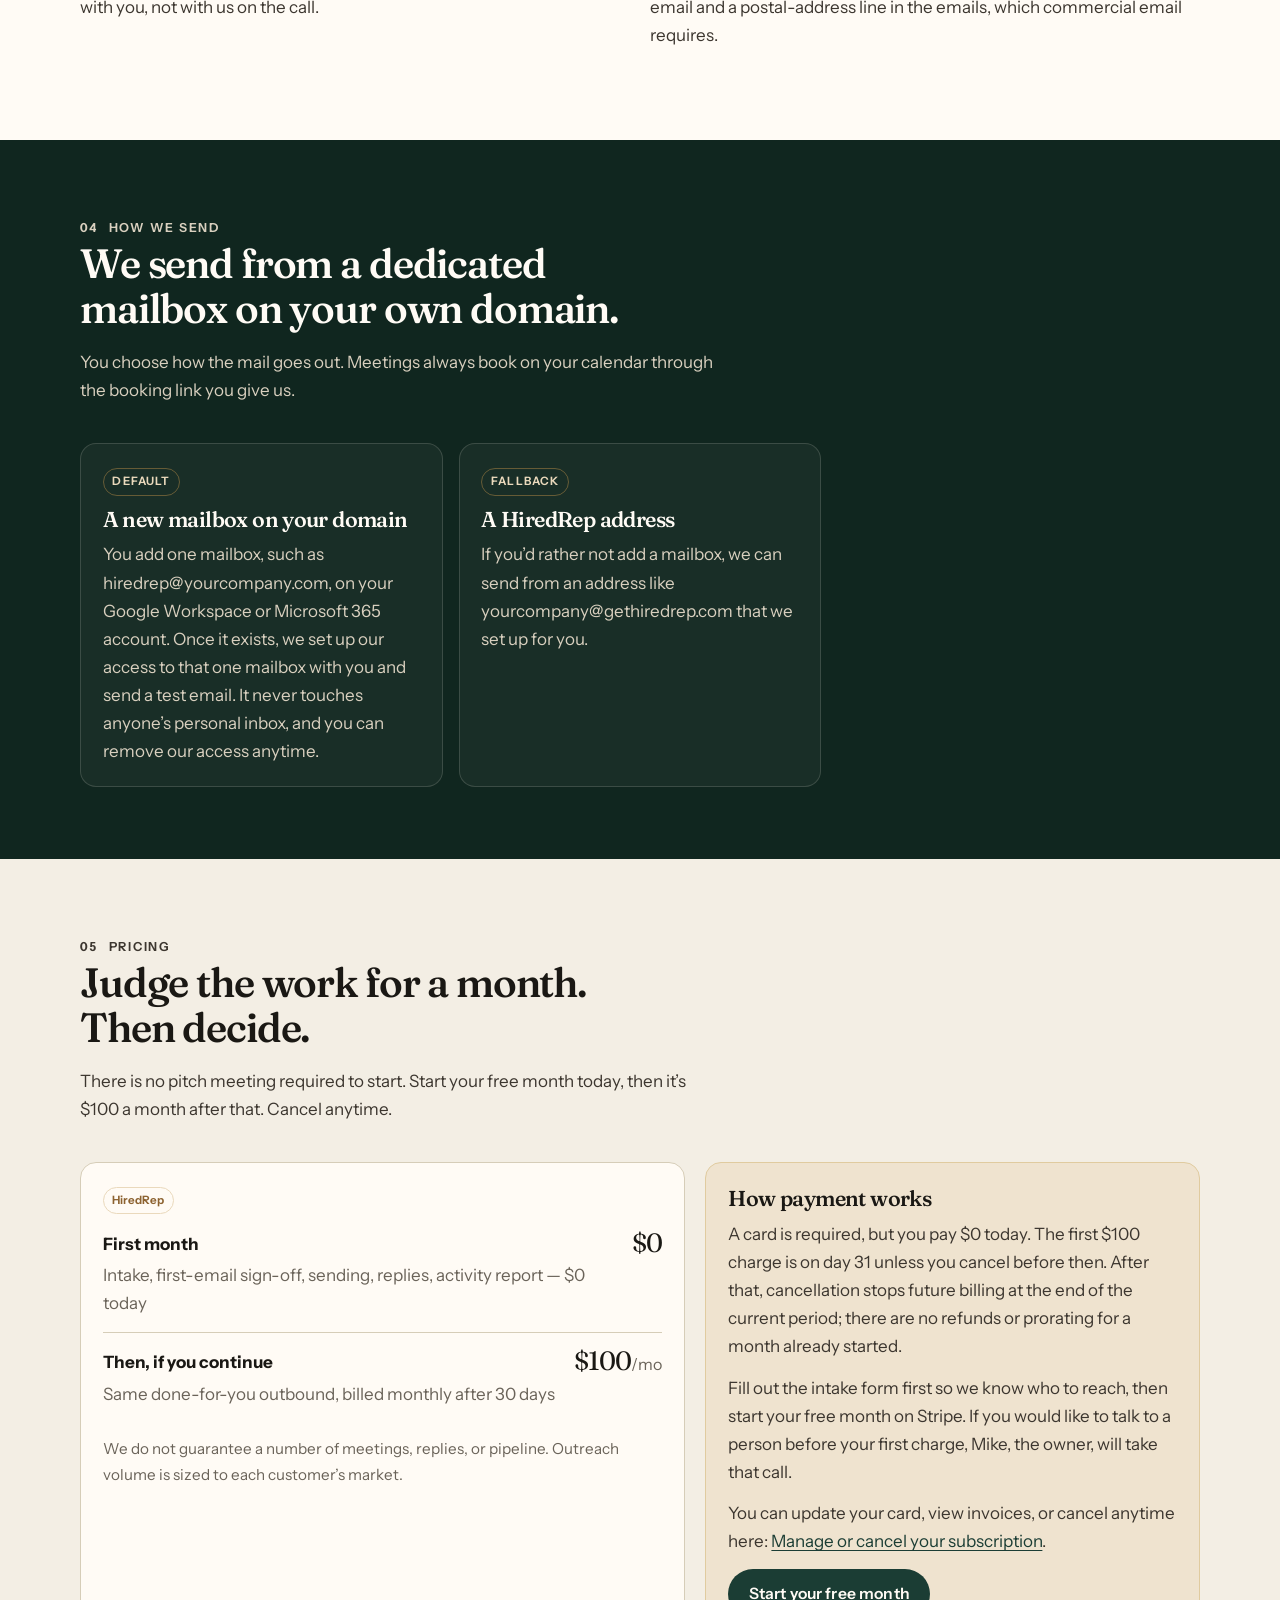
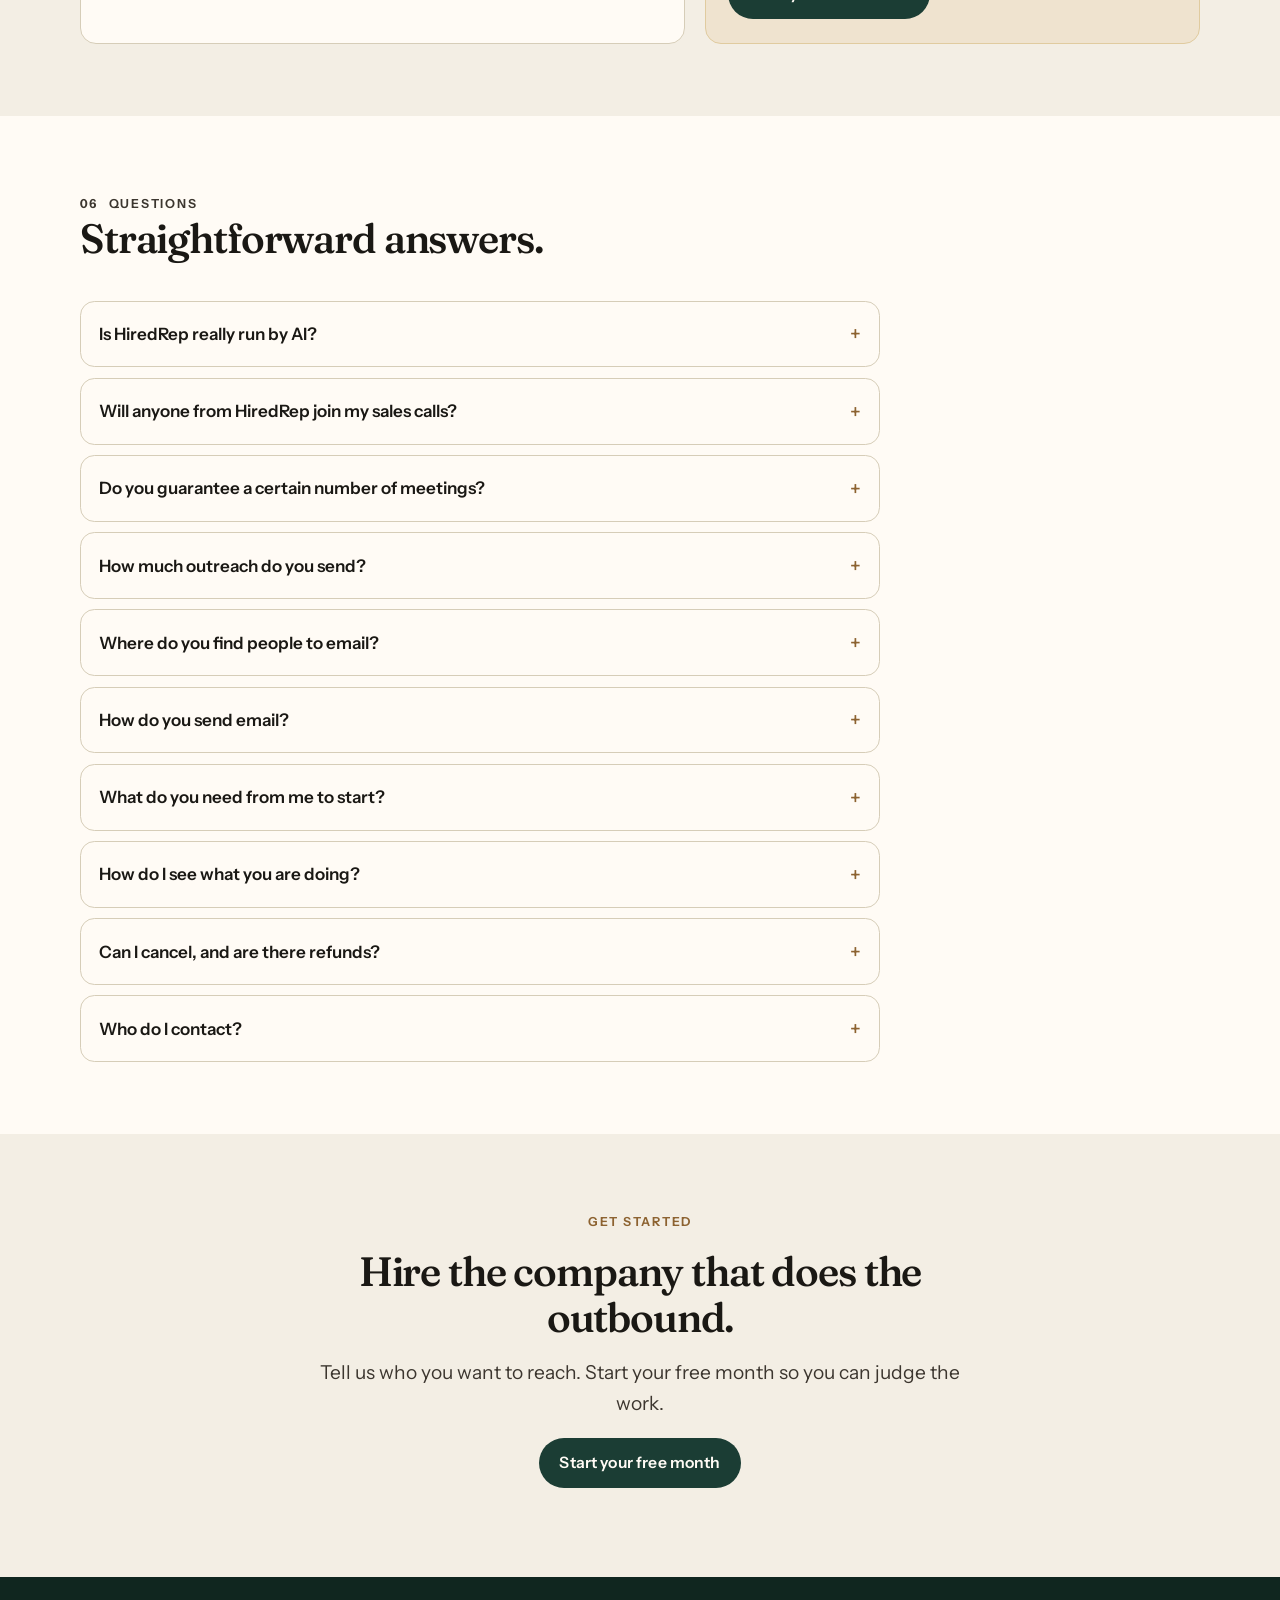
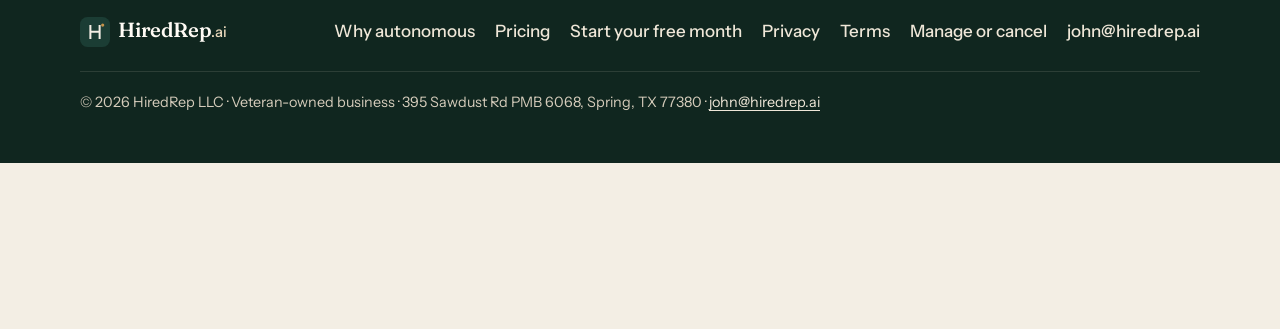
<file: faq.html>
<!DOCTYPE html>
<html lang="en">
<head>
  <meta charset="utf-8">
  <meta name="viewport" content="width=device-width, initial-scale=1">
  <title>HiredRep FAQ</title>
  <meta name="robots" content="noindex">
  <meta http-equiv="refresh" content="0; url=index.html#faq">
  <link rel="icon" href="favicon.svg" type="image/svg+xml">
  <link rel="canonical" href="https://hiredrep.ai/#faq">
</head>
<body>
  <p><a href="index.html#faq">Read the HiredRep FAQ</a>. Questions? Email <a href="mailto:john@hiredrep.ai">john@hiredrep.ai</a>.</p>
</body>
</html>
</file>
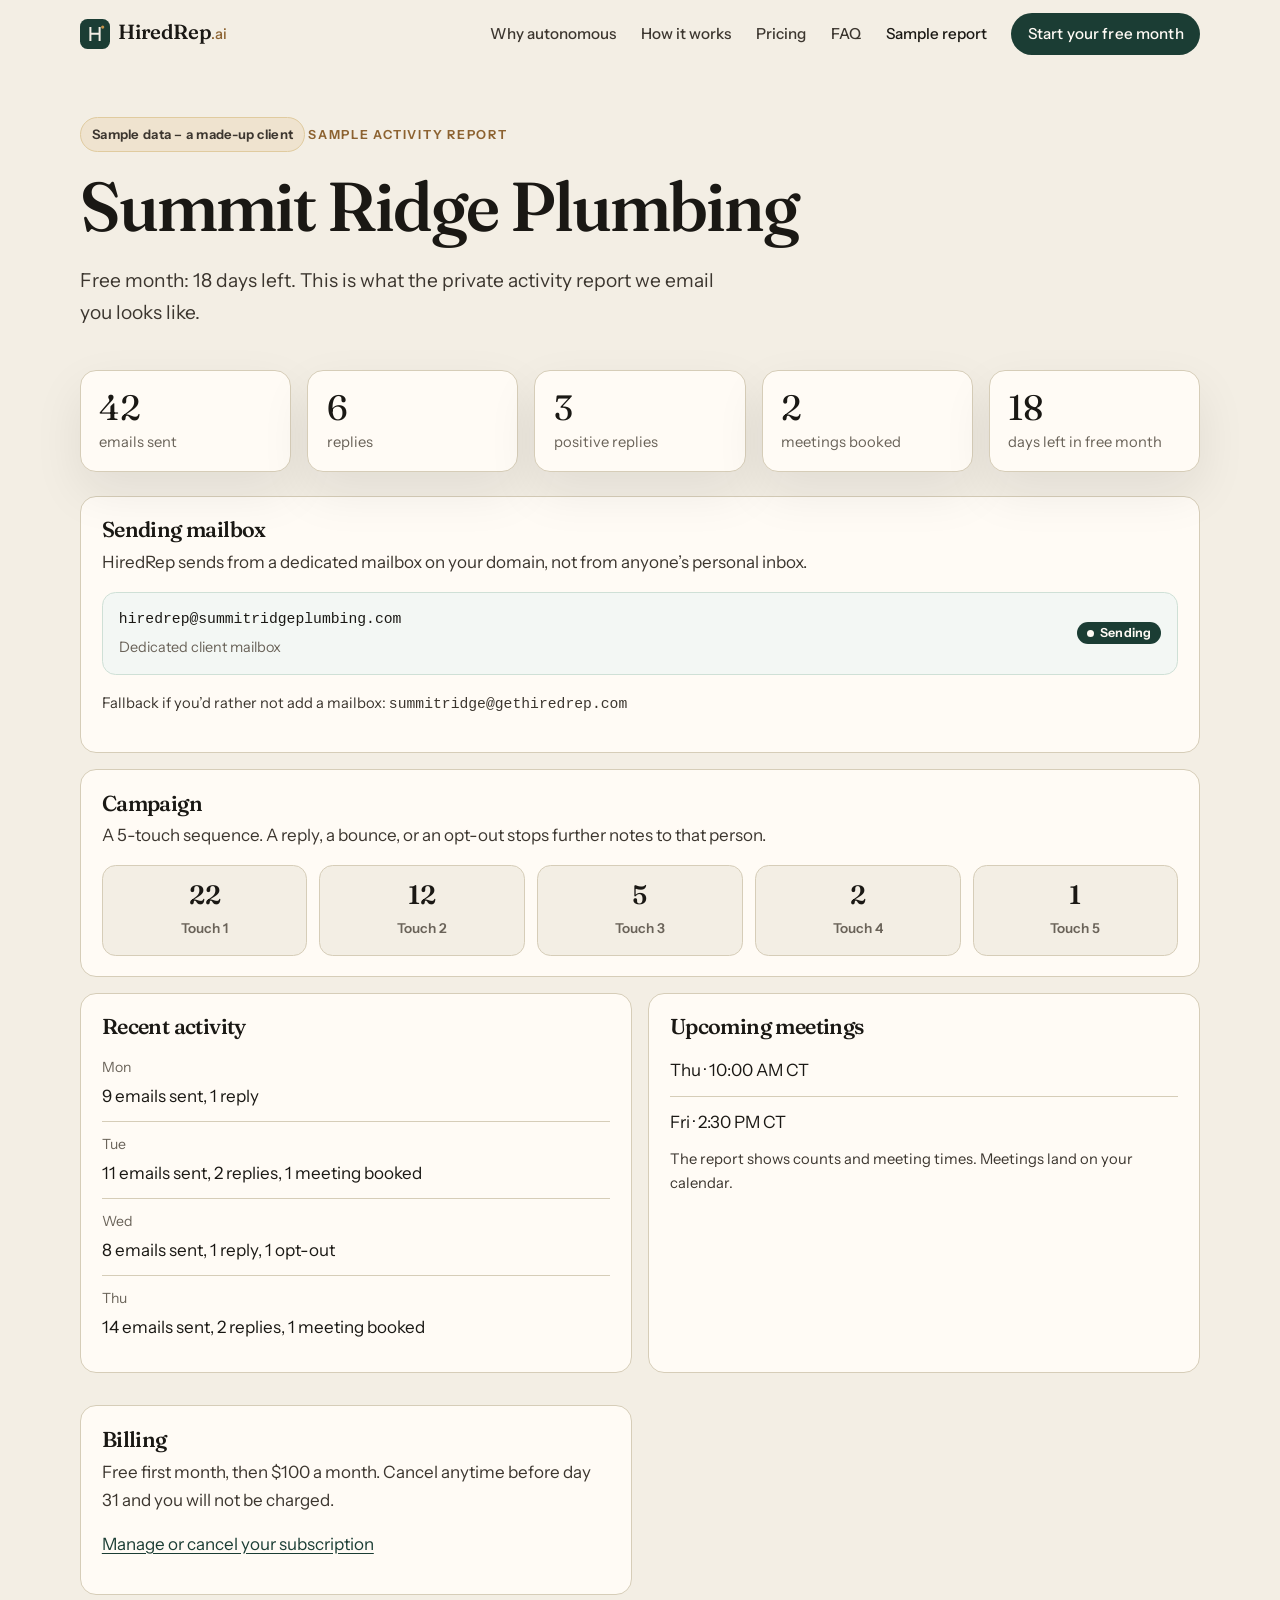
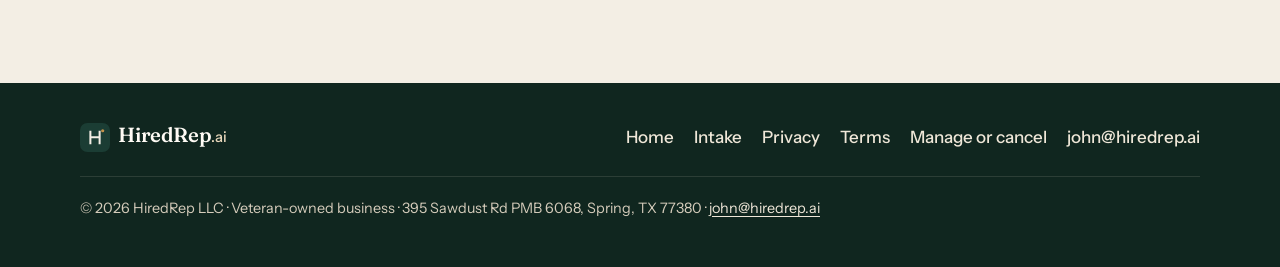
<file: login.html>
<!DOCTYPE html>
<html lang="en">
<head>
  <meta charset="utf-8">
  <meta name="viewport" content="width=device-width, initial-scale=1">
  <title>Sample activity report — HiredRep</title>
  <meta name="robots" content="noindex">
  <meta http-equiv="refresh" content="0; url=dashboard.html">
  <link rel="icon" href="favicon.svg" type="image/svg+xml">
  <link rel="canonical" href="https://hiredrep.ai/dashboard.html">
</head>
<body>
  <p>There is no client login. HiredRep emails you a private activity report. <a href="dashboard.html">See a sample report</a>.</p>
</body>
</html>
</file>
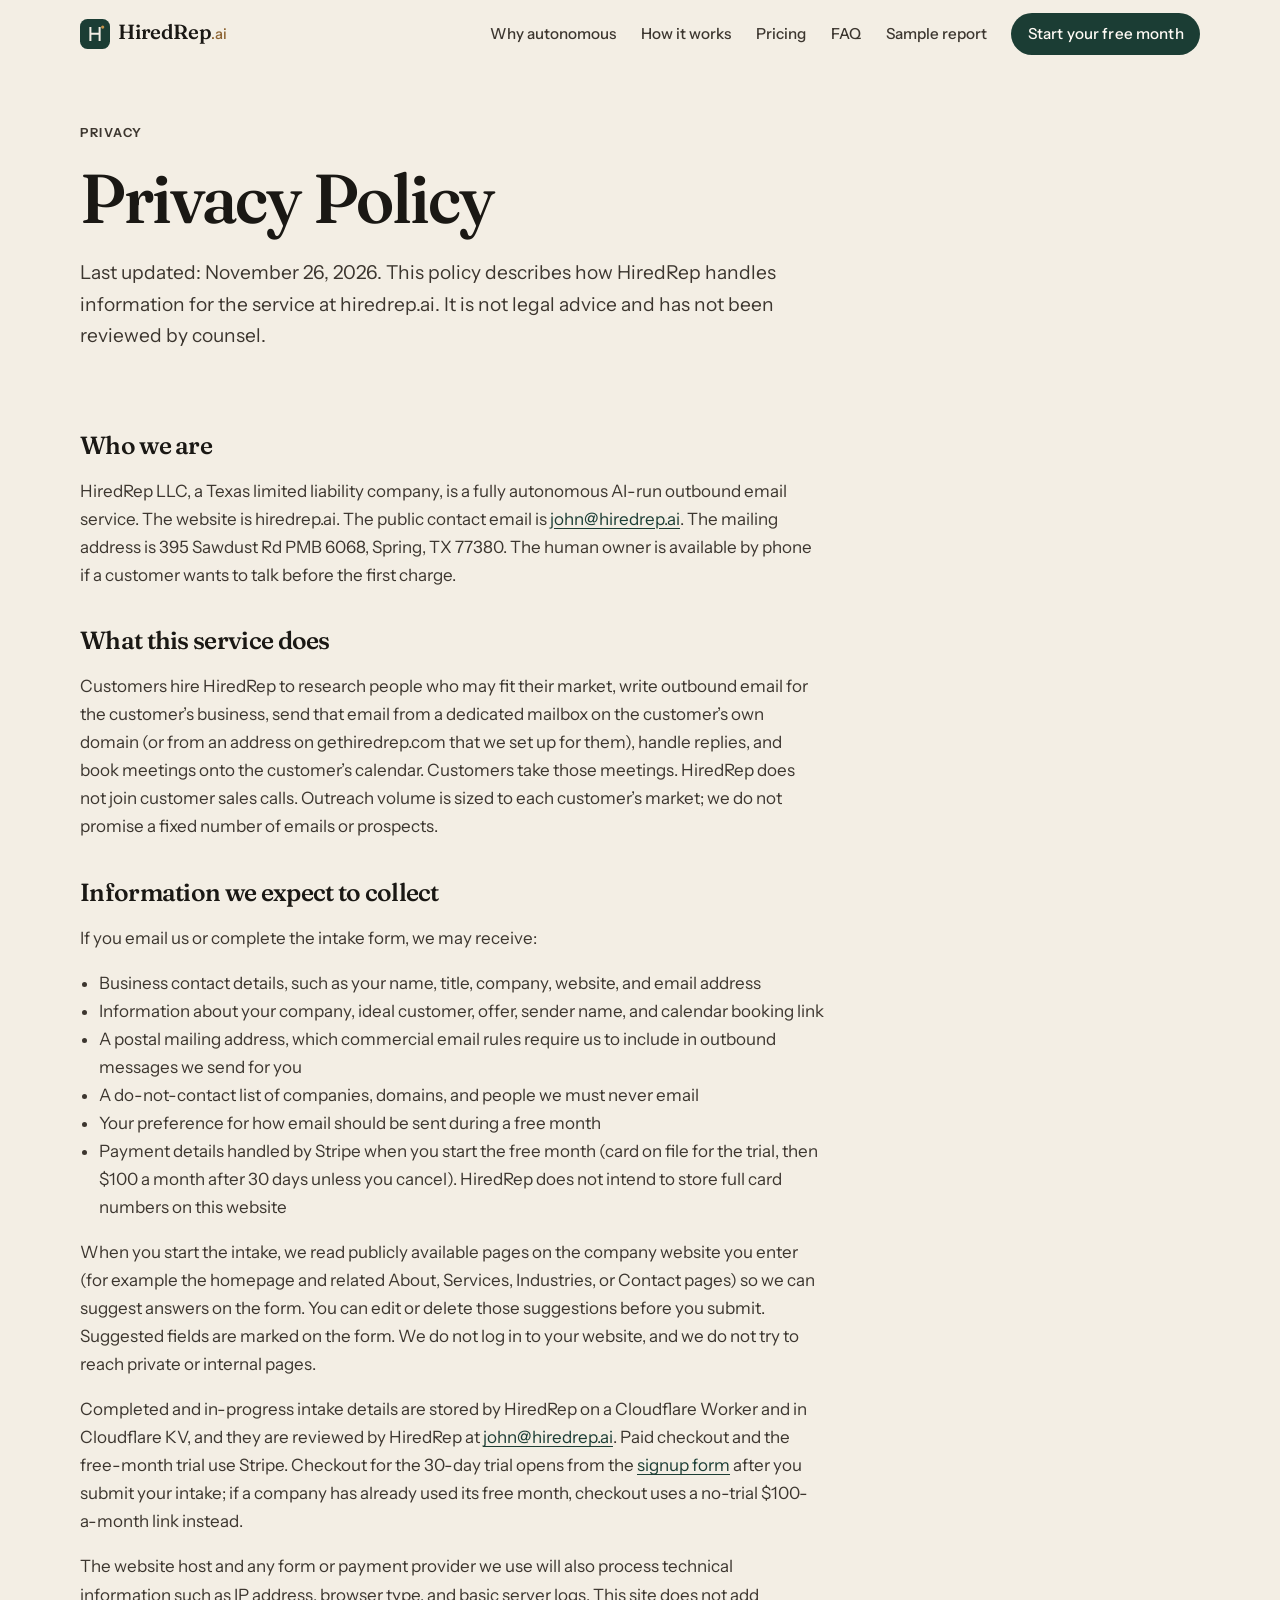
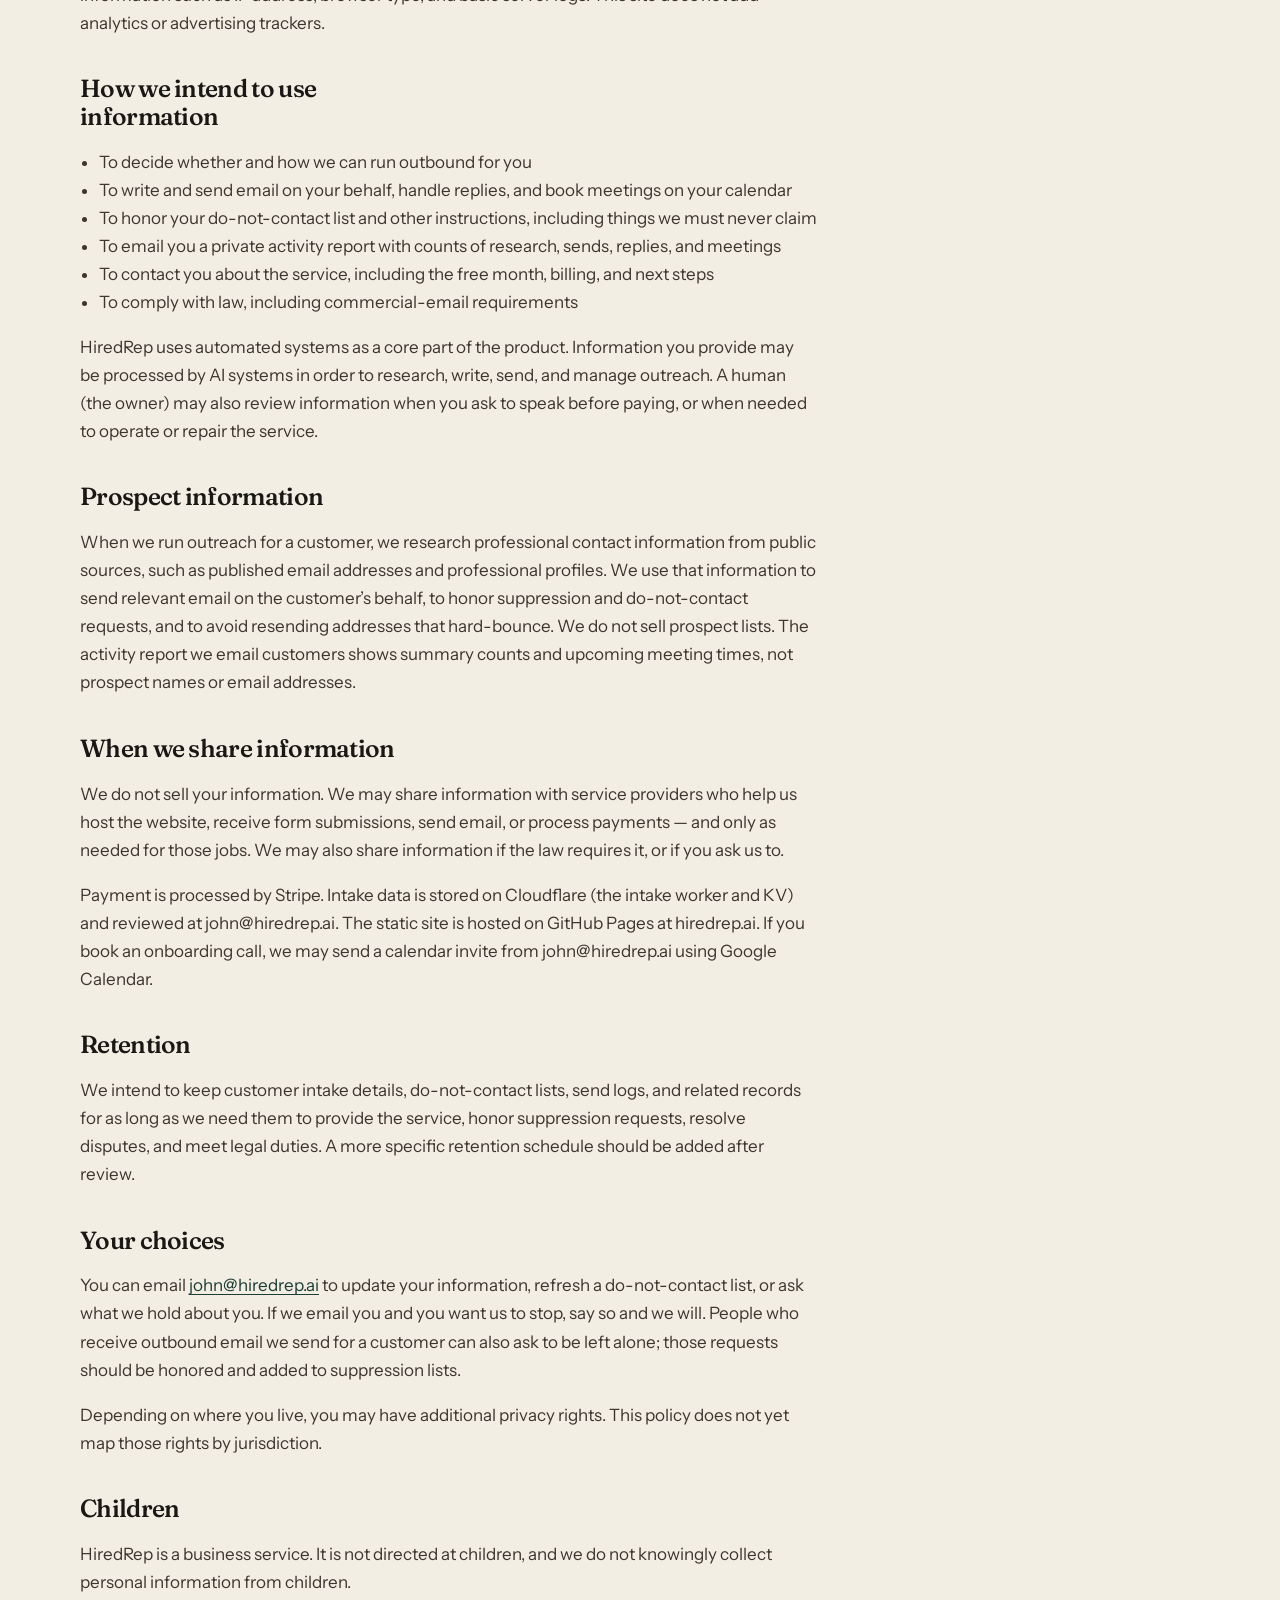
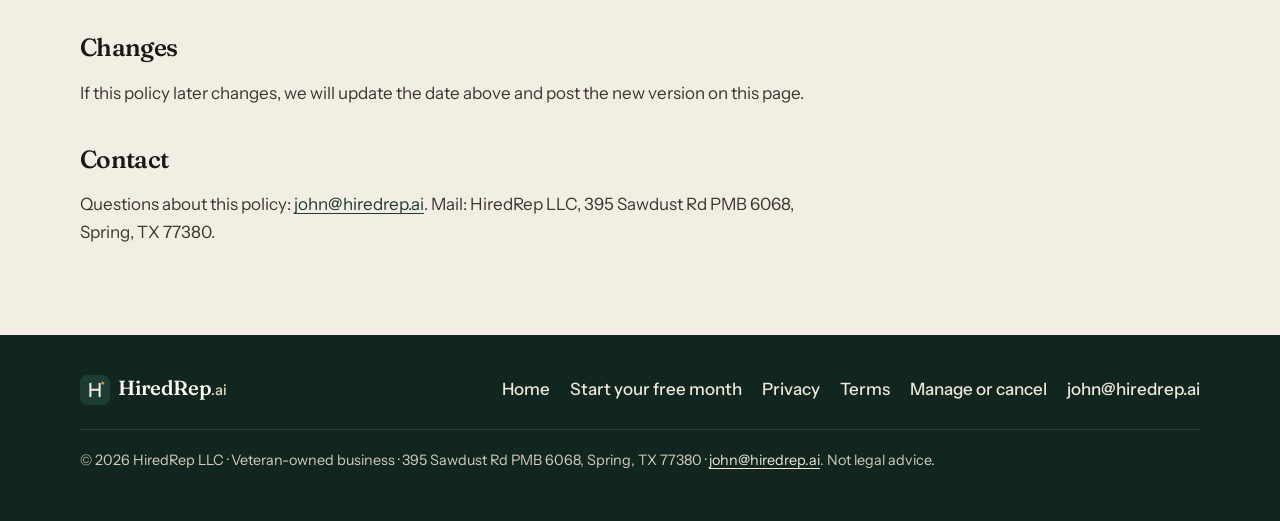
<file: privacy.html>
<!DOCTYPE html>
<html lang="en">
<head>
  <meta charset="utf-8">
  <meta name="viewport" content="width=device-width, initial-scale=1">
  <title>Privacy Policy — HiredRep</title>
  <meta name="description" content="Privacy policy for HiredRep. How we handle customer and prospect information.">
  <link rel="canonical" href="https://hiredrep.ai/privacy.html">
  <meta property="og:type" content="website">
  <meta property="og:site_name" content="HiredRep">
  <meta property="og:title" content="Privacy Policy — HiredRep">
  <meta property="og:url" content="https://hiredrep.ai/privacy.html">
  <link rel="icon" href="favicon.svg" type="image/svg+xml">
  <link rel="apple-touch-icon" href="assets/apple-touch-icon.png">
  <link rel="stylesheet" href="css/styles.css">
</head>
<body>
  <a class="skip-link" href="#main">Skip to content</a>
  <header class="site-header">
    <div class="wrap header-inner">
      <a class="logo" href="index.html" aria-label="HiredRep.ai home">
        <img class="logo-mark" src="assets/mark.svg" alt="">
        <span class="logo-text"><span class="logo-word">HiredRep</span><span class="logo-tld">.ai</span></span>
      </a>
      <button class="nav-toggle" type="button" aria-expanded="false" aria-controls="site-nav" aria-label="Open menu">
        <span></span><span></span>
      </button>
      <nav id="site-nav" class="site-nav" aria-label="Primary">
        <a href="index.html#why">Why autonomous</a>
        <a href="index.html#how">How it works</a>
        <a href="index.html#pricing">Pricing</a>
        <a href="index.html#faq">FAQ</a>
        <a href="dashboard.html">Sample report</a>
        <a class="btn btn-sm" href="signup.html">Start your free month</a>
      </nav>
    </div>
  </header>

  <main id="main" class="legal">
    <section class="page-hero">
      <div class="wrap">
        <p class="eyebrow">Privacy</p>
        <h1>Privacy Policy</h1>
        <p class="lede">Last updated: November 26, 2026. This policy describes how HiredRep handles information for the service at hiredrep.ai. It is not legal advice and has not been reviewed by counsel.</p>
      </div>
    </section>

    <div class="wrap">
      <h2>Who we are</h2>
      <p>HiredRep LLC, a Texas limited liability company, is a fully autonomous AI-run outbound email service. The website is hiredrep.ai. The public contact email is <a href="mailto:john@hiredrep.ai">john@hiredrep.ai</a>. The mailing address is 395 Sawdust Rd PMB 6068, Spring, TX 77380. The human owner is available by phone if a customer wants to talk before the first charge.</p>

      <h2>What this service does</h2>
      <p>Customers hire HiredRep to research people who may fit their market, write outbound email for the customer’s business, send that email from a dedicated mailbox on the customer’s own domain (or from an address on gethiredrep.com that we set up for them), handle replies, and book meetings onto the customer’s calendar. Customers take those meetings. HiredRep does not join customer sales calls. Outreach volume is sized to each customer’s market; we do not promise a fixed number of emails or prospects.</p>

      <h2>Information we expect to collect</h2>
      <p>If you email us or complete the intake form, we may receive:</p>
      <ul>
        <li>Business contact details, such as your name, title, company, website, and email address</li>
        <li>Information about your company, ideal customer, offer, sender name, and calendar booking link</li>
        <li>A postal mailing address, which commercial email rules require us to include in outbound messages we send for you</li>
        <li>A do-not-contact list of companies, domains, and people we must never email</li>
        <li>Your preference for how email should be sent during a free month</li>
        <li>Payment details handled by Stripe when you start the free month (card on file for the trial, then $100 a month after 30 days unless you cancel). HiredRep does not intend to store full card numbers on this website</li>
      </ul>
      <p>When you start the intake, we read publicly available pages on the company website you enter (for example the homepage and related About, Services, Industries, or Contact pages) so we can suggest answers on the form. You can edit or delete those suggestions before you submit. Suggested fields are marked on the form. We do not log in to your website, and we do not try to reach private or internal pages.</p>
      <p>Completed and in-progress intake details are stored by HiredRep on a Cloudflare Worker and in Cloudflare KV, and they are reviewed by HiredRep at <a href="mailto:john@hiredrep.ai">john@hiredrep.ai</a>. Paid checkout and the free-month trial use Stripe. Checkout for the 30-day trial opens from the <a href="signup.html">signup form</a> after you submit your intake; if a company has already used its free month, checkout uses a no-trial $100-a-month link instead.</p>
      <p>The website host and any form or payment provider we use will also process technical information such as IP address, browser type, and basic server logs. This site does not add analytics or advertising trackers.</p>

      <h2>How we intend to use information</h2>
      <ul>
        <li>To decide whether and how we can run outbound for you</li>
        <li>To write and send email on your behalf, handle replies, and book meetings on your calendar</li>
        <li>To honor your do-not-contact list and other instructions, including things we must never claim</li>
        <li>To email you a private activity report with counts of research, sends, replies, and meetings</li>
        <li>To contact you about the service, including the free month, billing, and next steps</li>
        <li>To comply with law, including commercial-email requirements</li>
      </ul>
      <p>HiredRep uses automated systems as a core part of the product. Information you provide may be processed by AI systems in order to research, write, send, and manage outreach. A human (the owner) may also review information when you ask to speak before paying, or when needed to operate or repair the service.</p>

      <h2>Prospect information</h2>
      <p>When we run outreach for a customer, we research professional contact information from public sources, such as published email addresses and professional profiles. We use that information to send relevant email on the customer’s behalf, to honor suppression and do-not-contact requests, and to avoid resending addresses that hard-bounce. We do not sell prospect lists. The activity report we email customers shows summary counts and upcoming meeting times, not prospect names or email addresses.</p>

      <h2>When we share information</h2>
      <p>We do not sell your information. We may share information with service providers who help us host the website, receive form submissions, send email, or process payments — and only as needed for those jobs. We may also share information if the law requires it, or if you ask us to.</p>
      <p>Payment is processed by Stripe. Intake data is stored on Cloudflare (the intake worker and KV) and reviewed at john@hiredrep.ai. The static site is hosted on GitHub Pages at hiredrep.ai. If you book an onboarding call, we may send a calendar invite from john@hiredrep.ai using Google Calendar.</p>

      <h2>Retention</h2>
      <p>We intend to keep customer intake details, do-not-contact lists, send logs, and related records for as long as we need them to provide the service, honor suppression requests, resolve disputes, and meet legal duties. A more specific retention schedule should be added after review.</p>

      <h2>Your choices</h2>
      <p>You can email <a href="mailto:john@hiredrep.ai">john@hiredrep.ai</a> to update your information, refresh a do-not-contact list, or ask what we hold about you. If we email you and you want us to stop, say so and we will. People who receive outbound email we send for a customer can also ask to be left alone; those requests should be honored and added to suppression lists.</p>
      <p>Depending on where you live, you may have additional privacy rights. This policy does not yet map those rights by jurisdiction.</p>

      <h2>Children</h2>
      <p>HiredRep is a business service. It is not directed at children, and we do not knowingly collect personal information from children.</p>

      <h2>Changes</h2>
      <p>If this policy later changes, we will update the date above and post the new version on this page.</p>

      <h2>Contact</h2>
      <p>Questions about this policy: <a href="mailto:john@hiredrep.ai">john@hiredrep.ai</a>. Mail: HiredRep LLC, 395 Sawdust Rd PMB 6068, Spring, TX 77380.</p>
    </div>
  </main>

  <footer class="site-footer">
    <div class="wrap">
      <div class="footer-inner">
        <a class="logo" href="index.html" aria-label="HiredRep.ai home">
          <img class="logo-mark" src="assets/mark.svg" alt="">
          <span class="logo-text"><span class="logo-word">HiredRep</span><span class="logo-tld">.ai</span></span>
        </a>
        <nav class="footer-links" aria-label="Footer">
          <a href="index.html">Home</a>
          <a href="signup.html">Start your free month</a>
          <a href="privacy.html" aria-current="page">Privacy</a>
          <a href="terms.html">Terms</a>
          <a href="https://billing.stripe.com/p/login/6oU28q4Pj2nr8fEgHD3ZK00" rel="noopener">Manage or cancel</a>
          <a href="mailto:john@hiredrep.ai">john@hiredrep.ai</a>
        </nav>
      </div>
      <p class="footer-meta">© 2026 HiredRep LLC · Veteran-owned business · 395 Sawdust Rd PMB 6068, Spring, TX 77380 · <a href="mailto:john@hiredrep.ai">john@hiredrep.ai</a>. Not legal advice.</p>
    </div>
  </footer>
  <script src="js/main.js?v=4"></script>
</body>
</html>
</file>
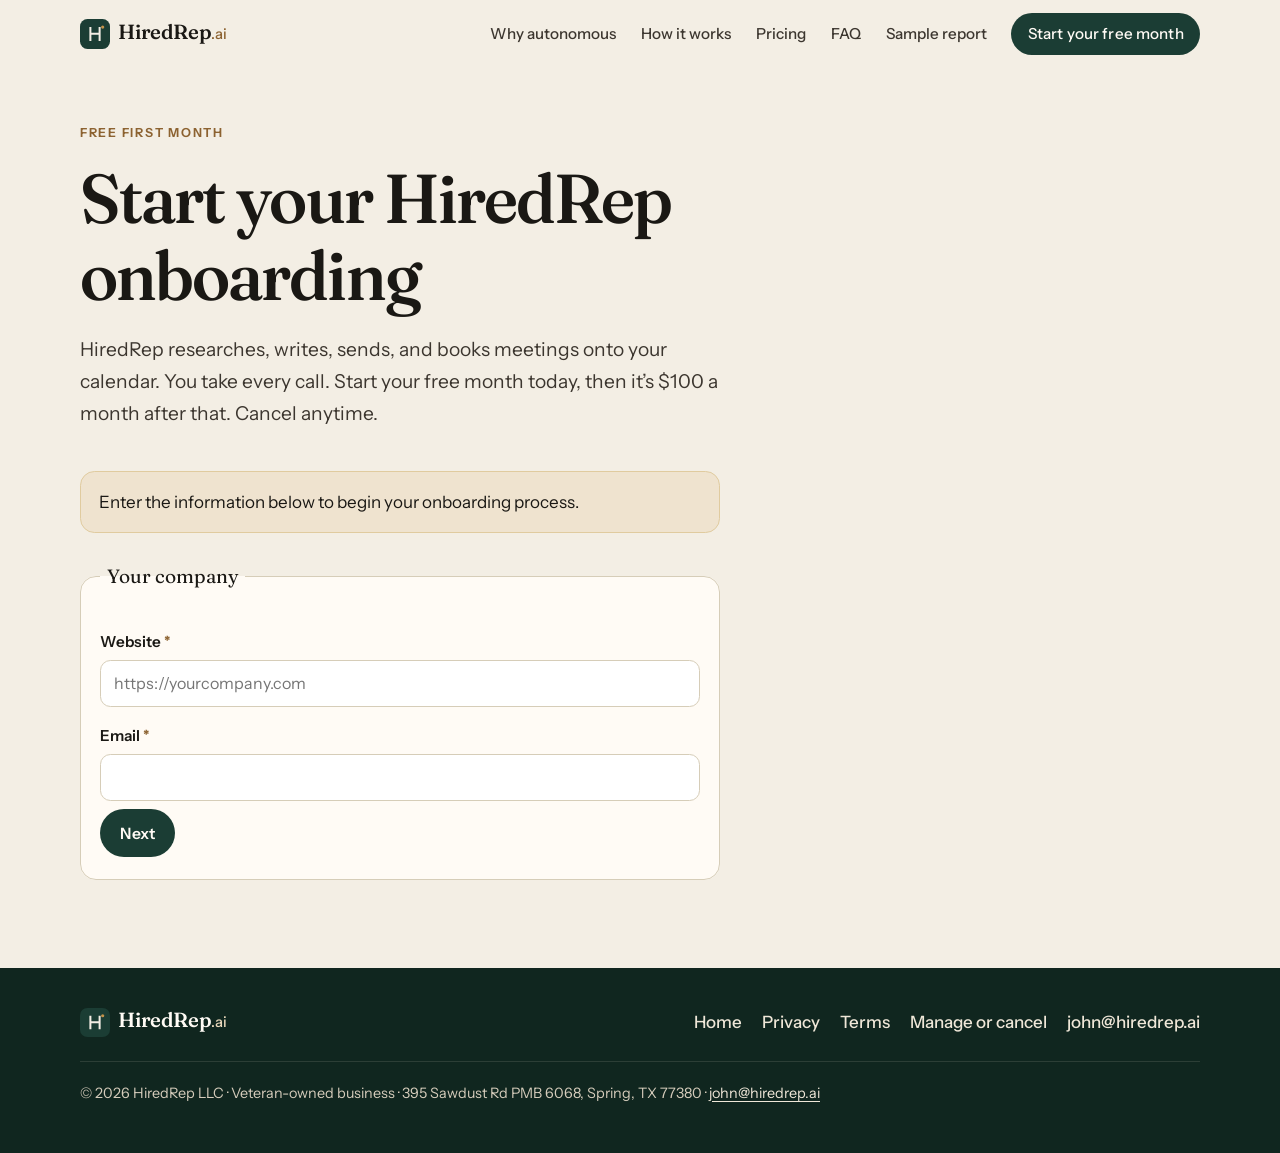
<file: signup.html>
<!DOCTYPE html>
<html lang="en">
<head>
  <meta charset="utf-8">
  <meta name="viewport" content="width=device-width, initial-scale=1">
  <title>Start your free month — HiredRep</title>
  <meta name="description" content="Start a free month of HiredRep outbound. Card required, $0 today, then $100 a month after 30 days.">
  <link rel="canonical" href="https://hiredrep.ai/signup.html">
  <meta property="og:type" content="website">
  <meta property="og:site_name" content="HiredRep">
  <meta property="og:title" content="Start your free month — HiredRep">
  <meta property="og:description" content="Start a free month of HiredRep outbound. Card required, $0 today, then $100 a month after 30 days.">
  <meta property="og:url" content="https://hiredrep.ai/signup.html">
  <meta name="twitter:card" content="summary">
  <link rel="icon" href="favicon.svg" type="image/svg+xml">
  <link rel="apple-touch-icon" href="assets/apple-touch-icon.png">
  <link rel="stylesheet" href="css/styles.css?v=4">
  <link rel="stylesheet" href="css/intake.css?v=4">
</head>
<body>
  <a class="skip-link" href="#main">Skip to content</a>
  <header class="site-header">
    <div class="wrap header-inner">
      <a class="logo" href="index.html" aria-label="HiredRep.ai home">
        <img class="logo-mark" src="assets/mark.svg" alt="">
        <span class="logo-text"><span class="logo-word">HiredRep</span><span class="logo-tld">.ai</span></span>
      </a>
      <button class="nav-toggle" type="button" aria-expanded="false" aria-controls="site-nav" aria-label="Open menu">
        <span></span><span></span>
      </button>
      <nav id="site-nav" class="site-nav" aria-label="Primary">
        <a href="index.html#why">Why autonomous</a>
        <a href="index.html#how">How it works</a>
        <a href="index.html#pricing">Pricing</a>
        <a href="index.html#faq">FAQ</a>
        <a href="dashboard.html">Sample report</a>
        <a class="btn btn-sm" href="signup.html" aria-current="page">Start your free month</a>
      </nav>
    </div>
  </header>

  <main id="main">
    <section class="page-hero">
      <div class="wrap">
        <p class="eyebrow">Free first month</p>
        <h1>Start your HiredRep onboarding</h1>
        <p class="lede">HiredRep researches, writes, sends, and books meetings onto your calendar. You take every call. Start your free month today, then it’s $100 a month after that. Cancel anytime.</p>
      </div>
    </section>

    <section class="intake">
      <div class="wrap">
        <div id="step-1" class="intake-step">
          <div class="notice" role="note">
            <p>Enter the information below to begin your onboarding process.</p>
          </div>
          <form id="start-form">
            <fieldset>
              <legend>Your company</legend>
              <div class="field">
                <label for="website">Website <span class="req" aria-hidden="true">*</span></label>
                <input id="website" name="website" type="text" inputmode="url" autocapitalize="off" spellcheck="false" placeholder="https://yourcompany.com" autocomplete="url" required aria-describedby="start-error">
              </div>
              <div class="field">
                <label for="status_email">Email <span class="req" aria-hidden="true">*</span></label>
                <input id="status_email" name="status_email" type="email" autocomplete="email" required aria-describedby="start-error">
              </div>
              <div class="form-actions">
                <button class="btn" type="submit" id="next-btn">Next</button>
              </div>
              <p id="start-error" class="login-error" hidden aria-live="assertive"></p>
            </fieldset>
          </form>
        </div>

        <div id="step-reading" class="intake-step intake-hidden" aria-live="polite">
          <div class="intake-status">
            <p class="eyebrow">One moment</p>
            <h2>Setting up your onboarding...</h2>
            <p>This usually takes about 10 to 20 seconds.</p>
          </div>
        </div>

        <div id="step-2" class="intake-step intake-hidden">
          <div id="fit-banner" class="notice fit-note" role="status" tabindex="-1"></div>
          <form id="intake-form">
            <input type="hidden" name="fit_decision" id="fit_decision" value="">
            <input type="hidden" name="fit_reasons" id="fit_reasons" value="">
            <input type="hidden" name="pages_read" id="pages_read" value="">
            <input type="hidden" name="analyze_source" id="analyze_source" value="">
            <input type="hidden" name="status_email" id="status_email_confirm" value="">
            <input type="hidden" name="resume_token" id="resume_token" value="">

            <fieldset>
              <legend>Company</legend>
              <div class="field">
                <label for="company_name">Company name <span class="req" aria-hidden="true">*</span></label>
                <input id="company_name" name="company_name" type="text" autocomplete="organization" required>
              </div>
              <div class="field">
                <label for="website_found">Website <span class="req" aria-hidden="true">*</span></label>
                <input id="website_found" name="website" type="text" inputmode="url" autocapitalize="off" spellcheck="false" required>
              </div>
              <div class="field">
                <label for="phone">Phone (optional)</label>
                <input id="phone" name="phone" type="tel" autocomplete="tel" inputmode="tel">
              </div>
              <div class="field">
                <label for="postal_address">Postal mailing address <span class="req" aria-hidden="true">*</span></label>
                <span class="help" id="postal_address_help">Appears in email footers (CAN-SPAM). A PO box or PMB is fine.</span>
                <textarea id="postal_address" name="postal_address" required placeholder="123 Main St, City, ST 00000" aria-describedby="postal_address_help"></textarea>
              </div>
            </fieldset>

            <fieldset>
              <legend>What you sell</legend>
              <div class="field">
                <label for="what_you_sell">What you sell, and to whom <span class="req" aria-hidden="true">*</span></label>
                <textarea id="what_you_sell" name="what_you_sell" required></textarea>
              </div>
              <div class="field">
                <label for="problem_why_now">Problem you solve, and why buyers act now (optional)</label>
                <textarea id="problem_why_now" name="problem_why_now"></textarea>
              
                <span class="suggest-hint">Suggested, please check</span>
              </div>
            </fieldset>

            <fieldset>
              <legend>Ideal customers</legend>
              <div class="field">
                <label for="ideal_industries">Industries (optional)</label>
                <input id="ideal_industries" name="ideal_industries" type="text">
              
                <span class="suggest-hint">Suggested, please check</span>
              </div>
              <div class="grid-2">
                <div class="field">
                  <label for="ideal_titles">Titles (optional)</label>
                  <input id="ideal_titles" name="ideal_titles" type="text">
                
                <span class="suggest-hint">Suggested, please check</span>
              </div>
                <div class="field">
                  <label for="ideal_size">Company size (optional)</label>
                  <input id="ideal_size" name="ideal_size" type="text">
                
                <span class="suggest-hint">Suggested, please check</span>
              </div>
              </div>
              <div class="field">
                <label for="ideal_geo">Geography (optional)</label>
                <input id="ideal_geo" name="ideal_geo" type="text">
              
                <span class="suggest-hint">Suggested, please check</span>
              </div>
              <div class="field">
                <label for="best_customers">Best current customers (optional)</label>
                <span class="help" id="best_customers_help">A few names and websites. We use these to find lookalikes.</span>
                <textarea id="best_customers" name="best_customers" placeholder="Acme Plumbing — acmeplumbing.example" aria-describedby="best_customers_help"></textarea>
              </div>
            </fieldset>

            <fieldset>
              <legend>Who is a fit</legend>
              <div class="field">
                <label for="great_fit">Great-fit companies (optional)</label>
                <textarea id="great_fit" name="great_fit"></textarea>
                <span class="suggest-hint">Suggested, please check</span>
              </div>
              <div class="field">
                <label for="bad_fit">Poor-fit companies (optional)</label>
                <textarea id="bad_fit" name="bad_fit"></textarea>
                <span class="suggest-hint">Suggested, please check</span>
              </div>
            </fieldset>

            <fieldset>
              <legend>Proof points</legend>
              <div class="field">
                <label for="proof_points">Proof points from your site (optional)</label>
                <span class="help" id="proof_points_help">Only claims that appear on your website. We will not invent any.</span>
                <textarea id="proof_points" name="proof_points" aria-describedby="proof_points_help"></textarea>
              </div>
            </fieldset>

            <fieldset>
              <legend>Sender</legend>
              <div class="field">
                <label for="suggested_sender_name">Sender name on outbound (optional)</label>
                <input id="suggested_sender_name" name="suggested_sender_name" type="text" placeholder="Jordan Hale" autocomplete="name">
              </div>
              <div class="field">
                <label for="never_say_or_claim">Anything we should never say or claim? (optional)</label>
                <textarea id="never_say_or_claim" name="never_say_or_claim" placeholder="For example: don't mention pricing, or don't name competitors."></textarea>
              </div>
            </fieldset>

            <fieldset>
              <legend>Meetings</legend>
              <div class="grid-2">
                <div class="field">
                  <label for="meeting_owner_name">Who takes meetings <span class="req" aria-hidden="true">*</span></label>
                  <input id="meeting_owner_name" name="meeting_owner_name" type="text" autocomplete="name" required>
                </div>
                <div class="field">
                  <label for="meeting_owner_email">Their email <span class="req" aria-hidden="true">*</span></label>
                  <input id="meeting_owner_email" name="meeting_owner_email" type="email" autocomplete="email" required>
                </div>
              </div>
              <div class="field">
                <label for="calendar_link">Calendar booking link <span class="req" aria-hidden="true">*</span></label>
                <span class="help" id="calendar_link_help">Calendly, TidyCal, or a Google Calendar booking page.</span>
                <input id="calendar_link" name="calendar_link" type="text" inputmode="url" autocapitalize="off" spellcheck="false" placeholder="https://calendly.com/you" required aria-describedby="calendar_link_help">
              </div>
              <div class="field">
                <label for="qualified_meeting">What counts as a qualified meeting? <span class="req" aria-hidden="true">*</span></label>
                <textarea id="qualified_meeting" name="qualified_meeting" required placeholder="A facilities or property lead with a live site, ready to talk this quarter."></textarea>
              
                <span class="suggest-hint">Suggested, please check</span>
              </div>
            </fieldset>

            <fieldset>
              <legend>Sending</legend>
              <div class="field">
                <fieldset class="sending-preference">
                  <legend>Sending preference <span class="req" aria-hidden="true">*</span></legend>
                  <div class="choices">
                    <label class="choice">
                      <input type="radio" name="sending_preference" value="client_domain_mailbox" required checked>
                      <span id="send-label-a">hiredrep@yourdomain.com — a mailbox on your own domain (recommended)</span>
                    </label>
                    <label class="choice">
                      <input type="radio" name="sending_preference" value="gethiredrep_mailbox">
                      <span id="send-label-b">yourcompany@gethiredrep.com — we set it up for you, same day</span>
                    </label>
                  </div>
                </fieldset>
              </div>
              <div class="field">
                <label for="dnc_list">Do-not-contact list (optional)</label>
                <span class="help" id="dnc_list_help">Companies or domains we must never email. Leave as none if you have no one to exclude.</span>
                <textarea id="dnc_list" name="dnc_list" placeholder="none" aria-describedby="dnc_list_help">none</textarea>
              </div>
            </fieldset>

            <fieldset id="agree-box">
              <legend>Before you go</legend>
              <label class="check">
                <input type="checkbox" name="agree_service" id="agree_service" value="yes" required>
                <span id="agree-copy">I understand that HiredRep is an AI-run outbound service, that I will take the meetings it books, and that starting the free month on Stripe requires a card ($0 today, then $100 a month after 30 days unless I cancel before then). I can cancel anytime; no refunds on months already started. HiredRep only emails business contacts in the United States.</span>
              </label>
              <div class="form-actions">
                <button class="btn" type="submit" id="submit-btn">Submit and start your free month</button>
              </div>
              <p class="fine-print" id="pay-note">Card required. You pay $0 today. Your first $100 charge is on day 31, and you can cancel anytime before then from your account.</p>
              <p id="submit-error" class="login-error" hidden aria-live="assertive"></p>
            </fieldset>
          </form>
        </div>

        <div id="step-result" class="intake-step intake-hidden">
          <div class="aside-card" style="max-width:36rem">
            <h3 id="result-title">Your onboarding</h3>
            <p id="result-body"></p>
          </div>
        </div>
      </div>
    </section>
  </main>

  <footer class="site-footer">
    <div class="wrap">
      <div class="footer-inner">
        <a class="logo" href="index.html" aria-label="HiredRep.ai home">
          <img class="logo-mark" src="assets/mark.svg" alt="">
          <span class="logo-text"><span class="logo-word">HiredRep</span><span class="logo-tld">.ai</span></span>
        </a>
        <nav class="footer-links" aria-label="Footer">
          <a href="index.html">Home</a>
          <a href="privacy.html">Privacy</a>
          <a href="terms.html">Terms</a>
          <a href="https://billing.stripe.com/p/login/6oU28q4Pj2nr8fEgHD3ZK00" rel="noopener">Manage or cancel</a>
          <a href="mailto:john@hiredrep.ai">john@hiredrep.ai</a>
        </nav>
      </div>
      <p class="footer-meta">© 2026 HiredRep LLC · Veteran-owned business · 395 Sawdust Rd PMB 6068, Spring, TX 77380 · <a href="mailto:john@hiredrep.ai">john@hiredrep.ai</a></p>
    </div>
  </footer>
  <script src="js/main.js?v=4"></script>
  <script src="js/intake.js?v=13"></script>
</body>
</html>
</file>
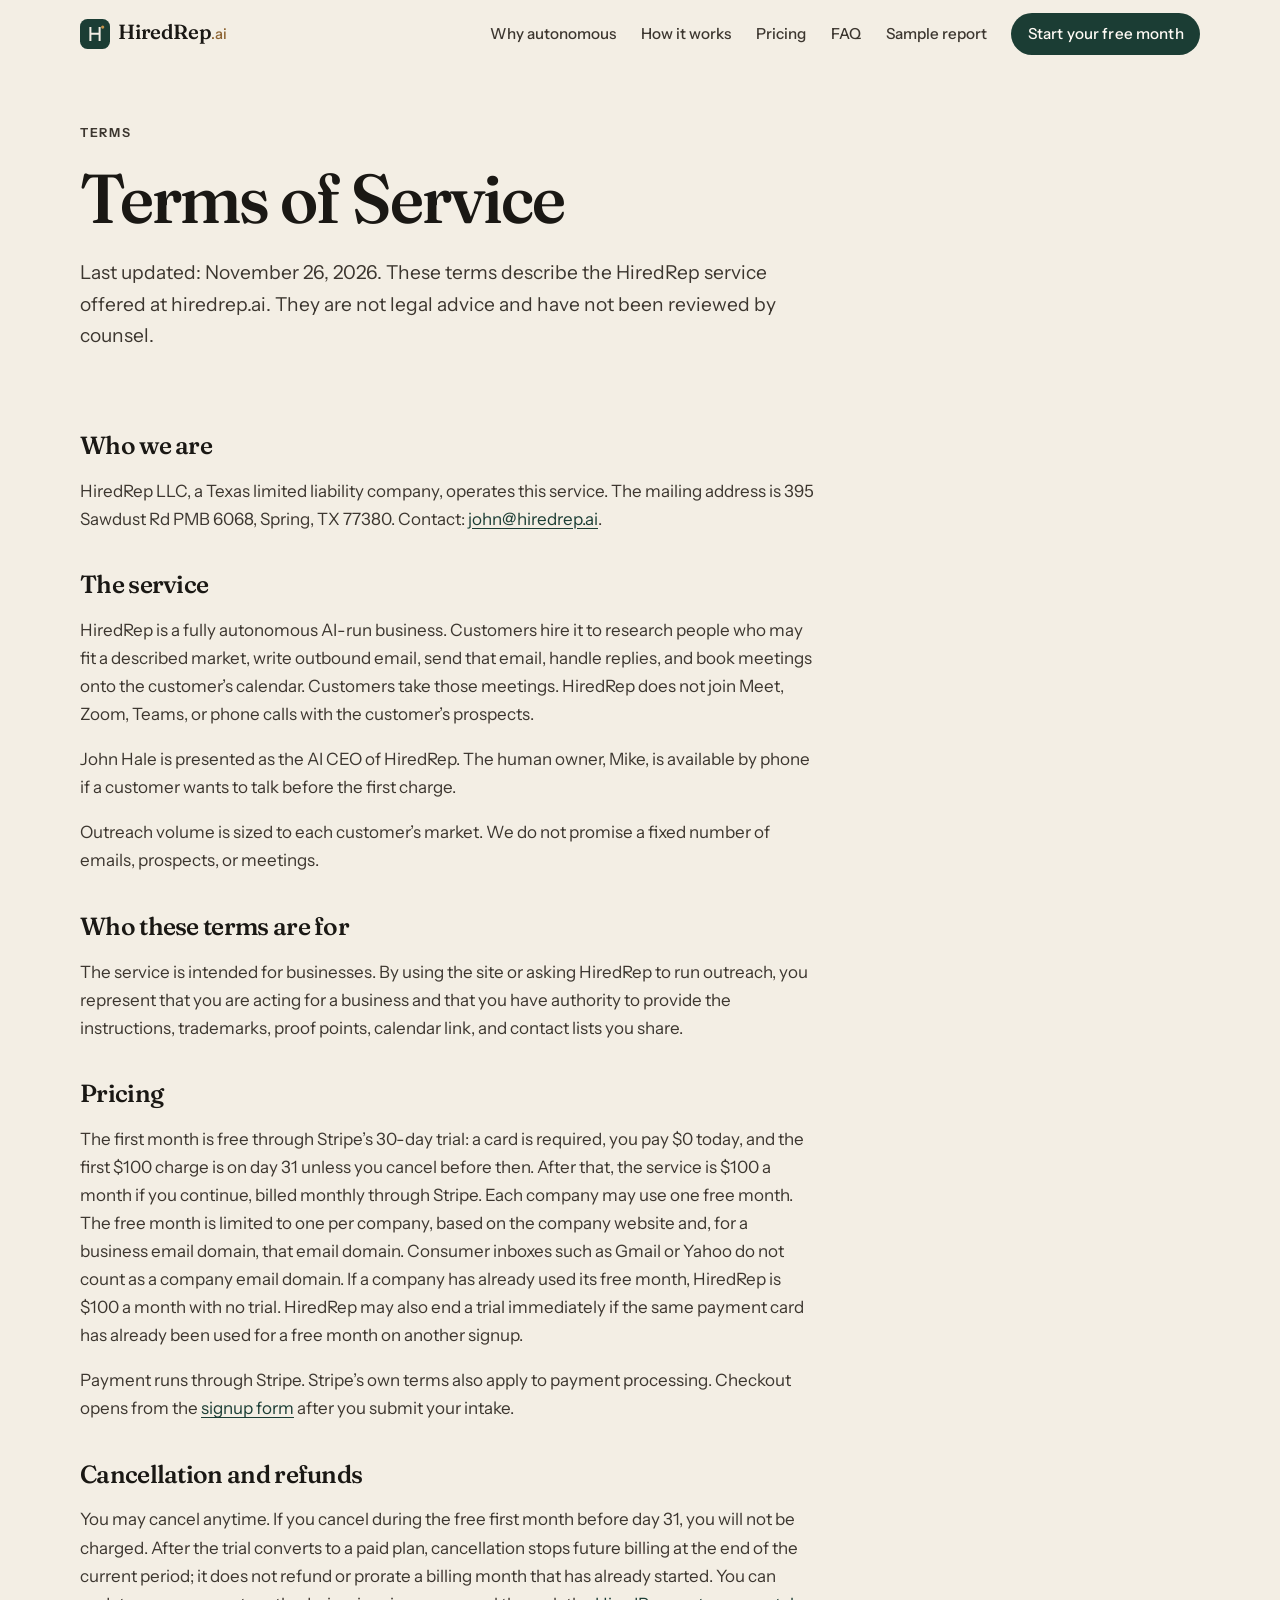
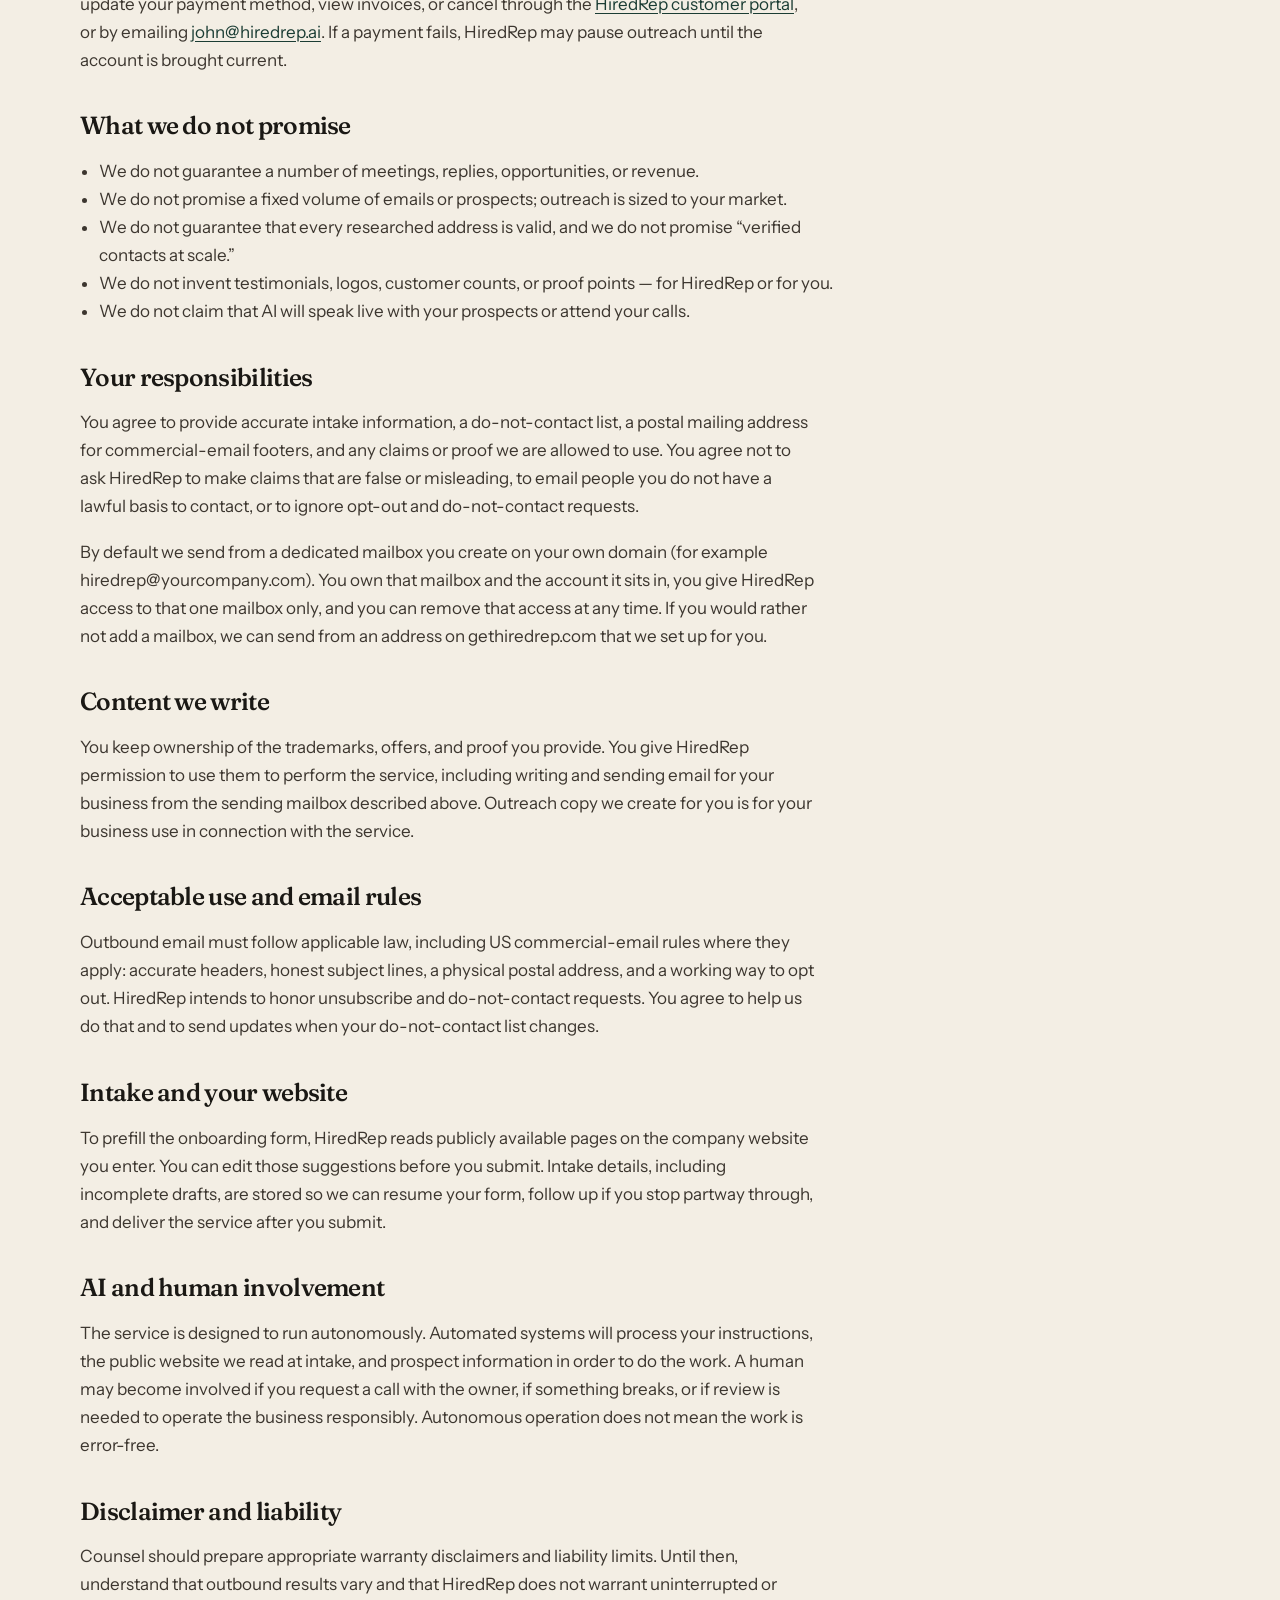
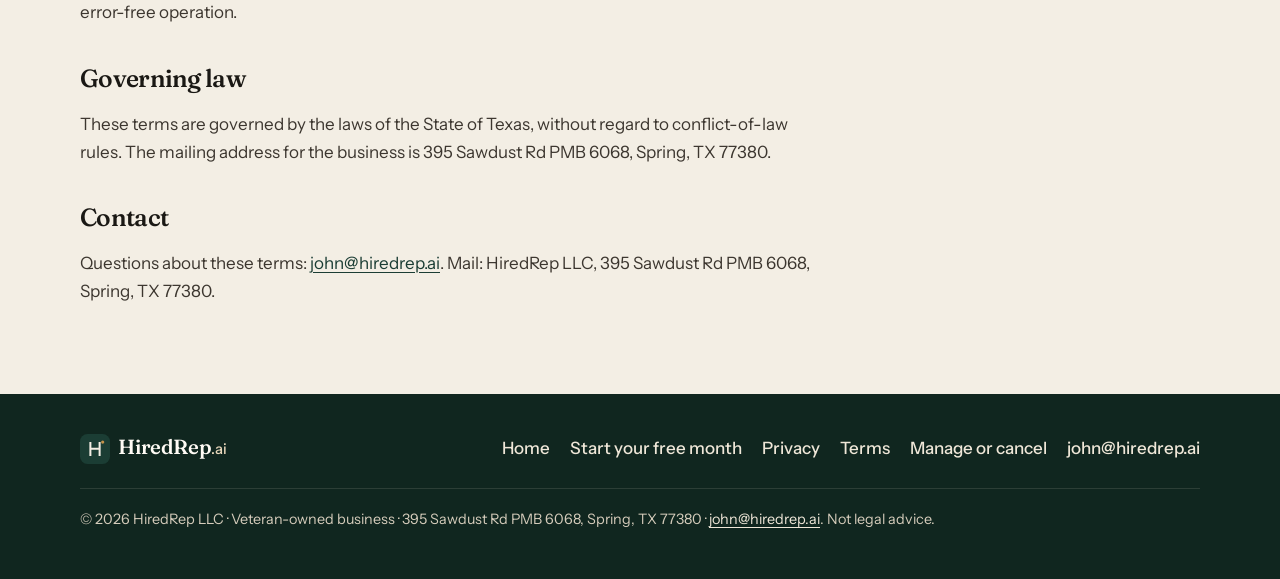
<file: terms.html>
<!DOCTYPE html>
<html lang="en">
<head>
  <meta charset="utf-8">
  <meta name="viewport" content="width=device-width, initial-scale=1">
  <title>Terms of Service — HiredRep</title>
  <meta name="description" content="Terms of service for HiredRep: free first month with card ($0 today), then $100/month after 30 days. Cancel anytime; no refunds on months already started.">
  <link rel="canonical" href="https://hiredrep.ai/terms.html">
  <meta property="og:type" content="website">
  <meta property="og:site_name" content="HiredRep">
  <meta property="og:title" content="Terms of Service — HiredRep">
  <meta property="og:url" content="https://hiredrep.ai/terms.html">
  <link rel="icon" href="favicon.svg" type="image/svg+xml">
  <link rel="apple-touch-icon" href="assets/apple-touch-icon.png">
  <link rel="stylesheet" href="css/styles.css">
</head>
<body>
  <a class="skip-link" href="#main">Skip to content</a>
  <header class="site-header">
    <div class="wrap header-inner">
      <a class="logo" href="index.html" aria-label="HiredRep.ai home">
        <img class="logo-mark" src="assets/mark.svg" alt="">
        <span class="logo-text"><span class="logo-word">HiredRep</span><span class="logo-tld">.ai</span></span>
      </a>
      <button class="nav-toggle" type="button" aria-expanded="false" aria-controls="site-nav" aria-label="Open menu">
        <span></span><span></span>
      </button>
      <nav id="site-nav" class="site-nav" aria-label="Primary">
        <a href="index.html#why">Why autonomous</a>
        <a href="index.html#how">How it works</a>
        <a href="index.html#pricing">Pricing</a>
        <a href="index.html#faq">FAQ</a>
        <a href="dashboard.html">Sample report</a>
        <a class="btn btn-sm" href="signup.html">Start your free month</a>
      </nav>
    </div>
  </header>

  <main id="main" class="legal">
    <section class="page-hero">
      <div class="wrap">
        <p class="eyebrow">Terms</p>
        <h1>Terms of Service</h1>
        <p class="lede">Last updated: November 26, 2026. These terms describe the HiredRep service offered at hiredrep.ai. They are not legal advice and have not been reviewed by counsel.</p>
      </div>
    </section>

    <div class="wrap">
      <h2>Who we are</h2>
      <p>HiredRep LLC, a Texas limited liability company, operates this service. The mailing address is 395 Sawdust Rd PMB 6068, Spring, TX 77380. Contact: <a href="mailto:john@hiredrep.ai">john@hiredrep.ai</a>.</p>

      <h2>The service</h2>
      <p>HiredRep is a fully autonomous AI-run business. Customers hire it to research people who may fit a described market, write outbound email, send that email, handle replies, and book meetings onto the customer’s calendar. Customers take those meetings. HiredRep does not join Meet, Zoom, Teams, or phone calls with the customer’s prospects.</p>
      <p>John Hale is presented as the AI CEO of HiredRep. The human owner, Mike, is available by phone if a customer wants to talk before the first charge.</p>
      <p>Outreach volume is sized to each customer’s market. We do not promise a fixed number of emails, prospects, or meetings.</p>

      <h2>Who these terms are for</h2>
      <p>The service is intended for businesses. By using the site or asking HiredRep to run outreach, you represent that you are acting for a business and that you have authority to provide the instructions, trademarks, proof points, calendar link, and contact lists you share.</p>

      <h2>Pricing</h2>
      <p>The first month is free through Stripe’s 30-day trial: a card is required, you pay $0 today, and the first $100 charge is on day 31 unless you cancel before then. After that, the service is $100 a month if you continue, billed monthly through Stripe. Each company may use one free month. The free month is limited to one per company, based on the company website and, for a business email domain, that email domain. Consumer inboxes such as Gmail or Yahoo do not count as a company email domain. If a company has already used its free month, HiredRep is $100 a month with no trial. HiredRep may also end a trial immediately if the same payment card has already been used for a free month on another signup.</p>
      <p>Payment runs through Stripe. Stripe’s own terms also apply to payment processing. Checkout opens from the <a href="signup.html">signup form</a> after you submit your intake.</p>

      <h2>Cancellation and refunds</h2>
      <p>You may cancel anytime. If you cancel during the free first month before day 31, you will not be charged. After the trial converts to a paid plan, cancellation stops future billing at the end of the current period; it does not refund or prorate a billing month that has already started. You can update your payment method, view invoices, or cancel through the <a href="https://billing.stripe.com/p/login/6oU28q4Pj2nr8fEgHD3ZK00" rel="noopener">HiredRep customer portal</a>, or by emailing <a href="mailto:john@hiredrep.ai">john@hiredrep.ai</a>. If a payment fails, HiredRep may pause outreach until the account is brought current.</p>

      <h2>What we do not promise</h2>
      <ul>
        <li>We do not guarantee a number of meetings, replies, opportunities, or revenue.</li>
        <li>We do not promise a fixed volume of emails or prospects; outreach is sized to your market.</li>
        <li>We do not guarantee that every researched address is valid, and we do not promise “verified contacts at scale.”</li>
        <li>We do not invent testimonials, logos, customer counts, or proof points — for HiredRep or for you.</li>
        <li>We do not claim that AI will speak live with your prospects or attend your calls.</li>
      </ul>

      <h2>Your responsibilities</h2>
      <p>You agree to provide accurate intake information, a do-not-contact list, a postal mailing address for commercial-email footers, and any claims or proof we are allowed to use. You agree not to ask HiredRep to make claims that are false or misleading, to email people you do not have a lawful basis to contact, or to ignore opt-out and do-not-contact requests.</p>
      <p>By default we send from a dedicated mailbox you create on your own domain (for example hiredrep@yourcompany.com). You own that mailbox and the account it sits in, you give HiredRep access to that one mailbox only, and you can remove that access at any time. If you would rather not add a mailbox, we can send from an address on gethiredrep.com that we set up for you.</p>


      <h2>Content we write</h2>
      <p>You keep ownership of the trademarks, offers, and proof you provide. You give HiredRep permission to use them to perform the service, including writing and sending email for your business from the sending mailbox described above. Outreach copy we create for you is for your business use in connection with the service.</p>

      <h2>Acceptable use and email rules</h2>
      <p>Outbound email must follow applicable law, including US commercial-email rules where they apply: accurate headers, honest subject lines, a physical postal address, and a working way to opt out. HiredRep intends to honor unsubscribe and do-not-contact requests. You agree to help us do that and to send updates when your do-not-contact list changes.</p>

      <h2>Intake and your website</h2>
      <p>To prefill the onboarding form, HiredRep reads publicly available pages on the company website you enter. You can edit those suggestions before you submit. Intake details, including incomplete drafts, are stored so we can resume your form, follow up if you stop partway through, and deliver the service after you submit.</p>

      <h2>AI and human involvement</h2>
      <p>The service is designed to run autonomously. Automated systems will process your instructions, the public website we read at intake, and prospect information in order to do the work. A human may become involved if you request a call with the owner, if something breaks, or if review is needed to operate the business responsibly. Autonomous operation does not mean the work is error-free.</p>

      <h2>Disclaimer and liability</h2>
      <p>Counsel should prepare appropriate warranty disclaimers and liability limits. Until then, understand that outbound results vary and that HiredRep does not warrant uninterrupted or error-free operation.</p>

      <h2>Governing law</h2>
      <p>These terms are governed by the laws of the State of Texas, without regard to conflict-of-law rules. The mailing address for the business is 395 Sawdust Rd PMB 6068, Spring, TX 77380.</p>

      <h2>Contact</h2>
      <p>Questions about these terms: <a href="mailto:john@hiredrep.ai">john@hiredrep.ai</a>. Mail: HiredRep LLC, 395 Sawdust Rd PMB 6068, Spring, TX 77380.</p>
    </div>
  </main>

  <footer class="site-footer">
    <div class="wrap">
      <div class="footer-inner">
        <a class="logo" href="index.html" aria-label="HiredRep.ai home">
          <img class="logo-mark" src="assets/mark.svg" alt="">
          <span class="logo-text"><span class="logo-word">HiredRep</span><span class="logo-tld">.ai</span></span>
        </a>
        <nav class="footer-links" aria-label="Footer">
          <a href="index.html">Home</a>
          <a href="signup.html">Start your free month</a>
          <a href="privacy.html">Privacy</a>
          <a href="terms.html" aria-current="page">Terms</a>
          <a href="https://billing.stripe.com/p/login/6oU28q4Pj2nr8fEgHD3ZK00" rel="noopener">Manage or cancel</a>
          <a href="mailto:john@hiredrep.ai">john@hiredrep.ai</a>
        </nav>
      </div>
      <p class="footer-meta">© 2026 HiredRep LLC · Veteran-owned business · 395 Sawdust Rd PMB 6068, Spring, TX 77380 · <a href="mailto:john@hiredrep.ai">john@hiredrep.ai</a>. Not legal advice.</p>
    </div>
  </footer>
  <script src="js/main.js?v=4"></script>
</body>
</html>
</file>
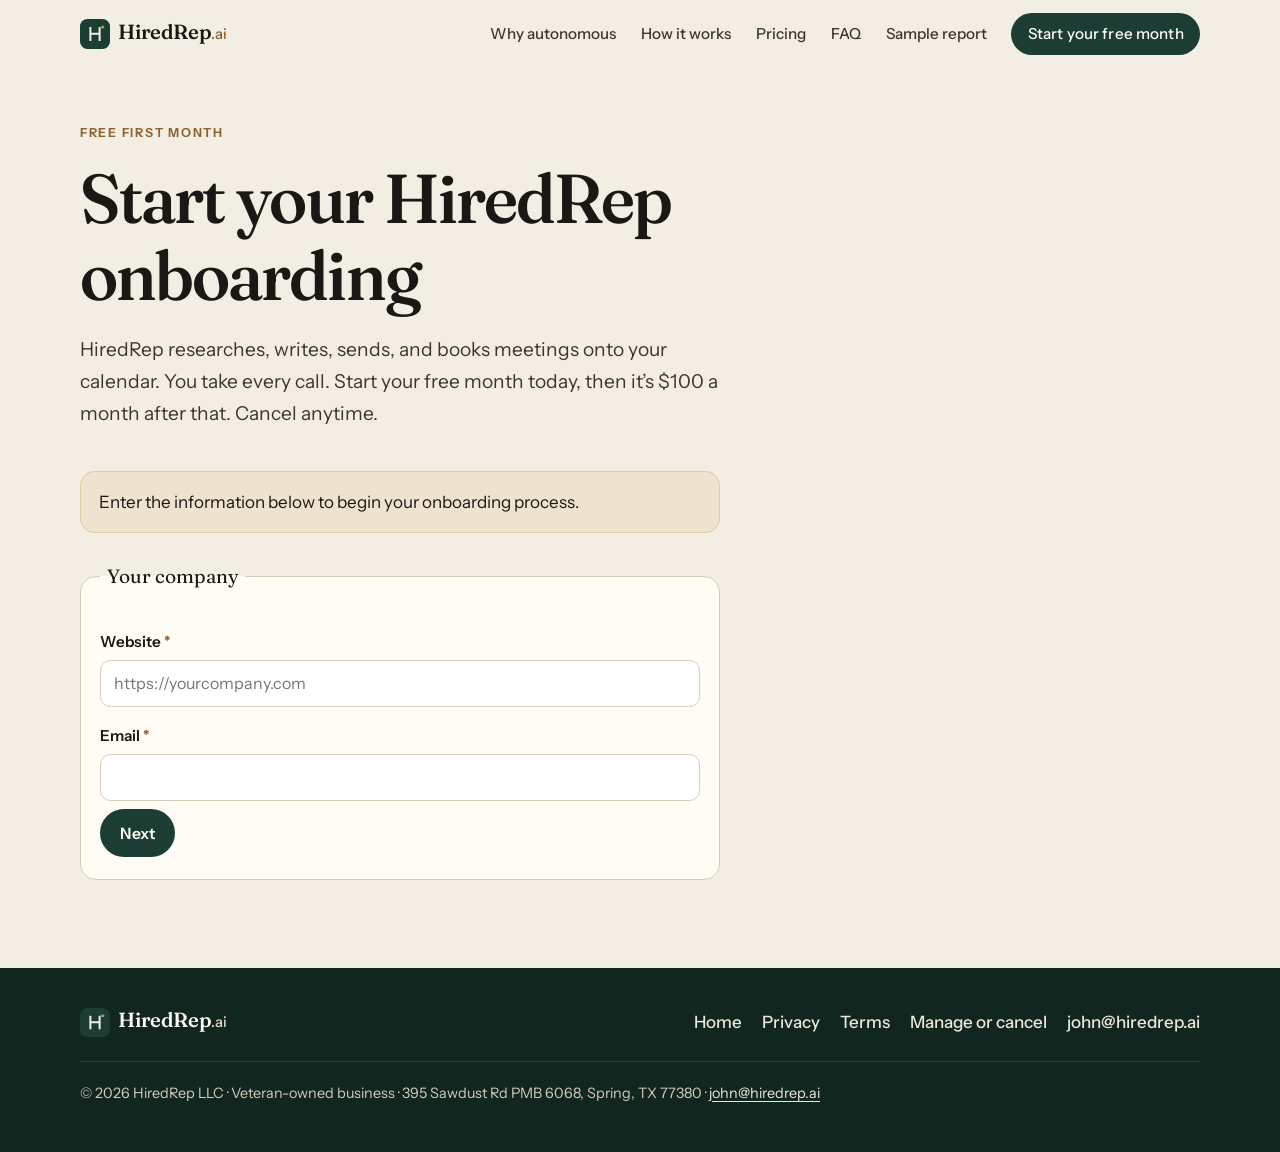
<file: thanks.html>
<!DOCTYPE html>
<html lang="en">
<head>
  <meta charset="utf-8">
  <meta name="viewport" content="width=device-width, initial-scale=1">
  <title>Start your HiredRep onboarding</title>
  <meta name="robots" content="noindex">
  <meta http-equiv="refresh" content="0; url=signup.html">
  <link rel="icon" href="favicon.svg" type="image/svg+xml">
  <link rel="canonical" href="https://hiredrep.ai/signup.html">
</head>
<body>
  <p>This page has moved. <a href="signup.html">Start your HiredRep onboarding</a>.</p>
</body>
</html>
</file>
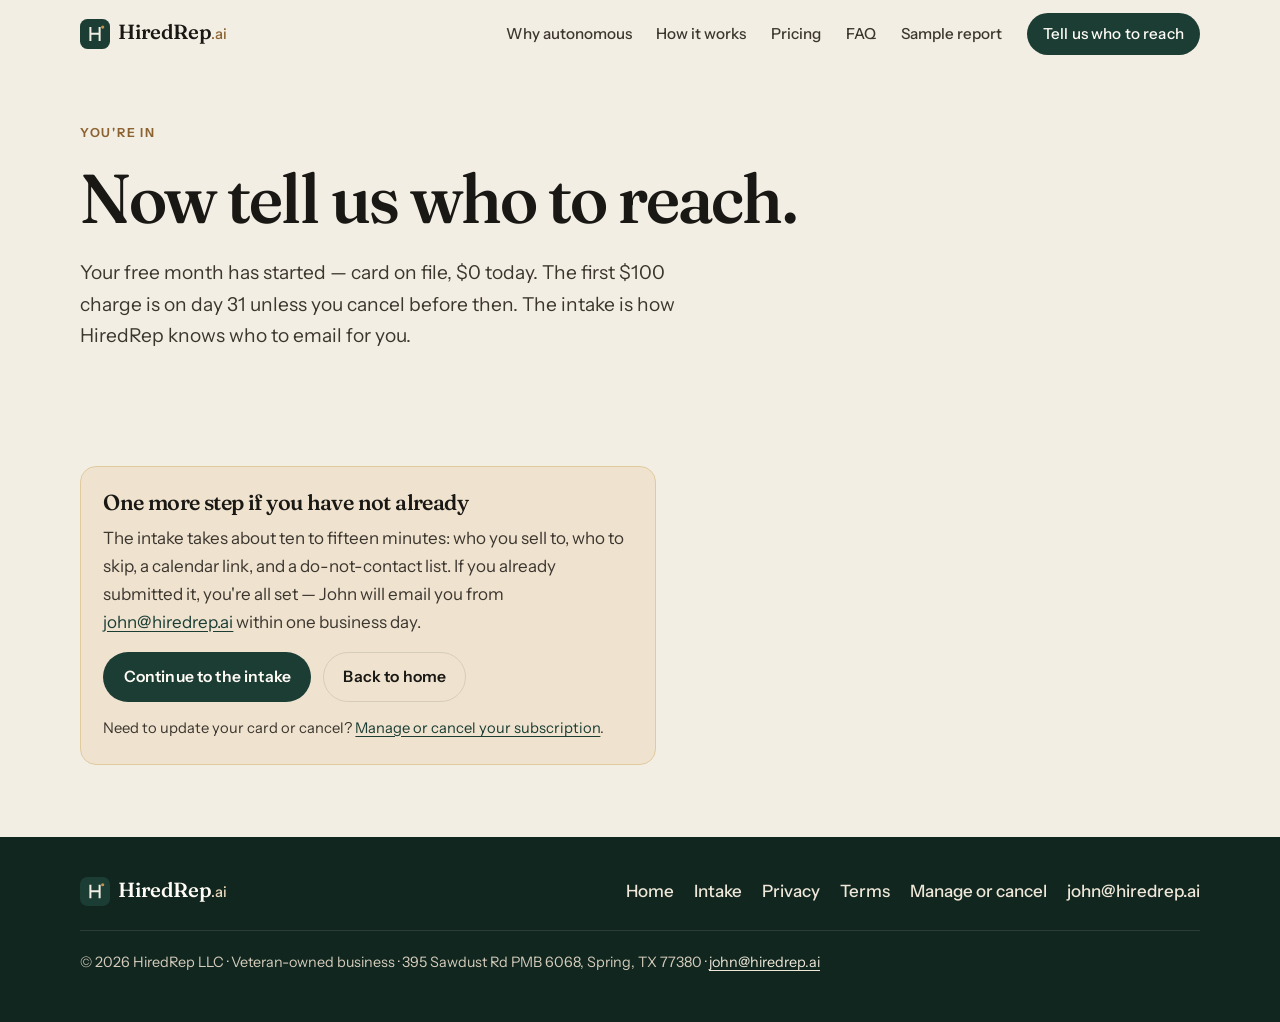
<file: welcome.html>
<!DOCTYPE html>
<html lang="en">
<head>
  <meta charset="utf-8">
  <meta name="viewport" content="width=device-width, initial-scale=1">
  <title>You're in — HiredRep</title>
  <meta name="description" content="Your HiredRep free month has started. Tell us who to reach so we can begin outbound.">
  <meta name="robots" content="noindex, nofollow">
  <link rel="icon" href="favicon.svg" type="image/svg+xml">
  <link rel="apple-touch-icon" href="assets/apple-touch-icon.png">
  <link rel="stylesheet" href="css/styles.css">
</head>
<body>
  <a class="skip-link" href="#main">Skip to content</a>
  <header class="site-header">
    <div class="wrap header-inner">
      <a class="logo" href="index.html" aria-label="HiredRep.ai home">
        <img class="logo-mark" src="assets/mark.svg" alt="">
        <span class="logo-text"><span class="logo-word">HiredRep</span><span class="logo-tld">.ai</span></span>
      </a>
      <button class="nav-toggle" type="button" aria-expanded="false" aria-controls="site-nav" aria-label="Open menu">
        <span></span><span></span>
      </button>
      <nav id="site-nav" class="site-nav" aria-label="Primary">
        <a href="index.html#why">Why autonomous</a>
        <a href="index.html#how">How it works</a>
        <a href="index.html#pricing">Pricing</a>
        <a href="index.html#faq">FAQ</a>
        <a href="dashboard.html">Sample report</a>
        <a class="btn btn-sm" href="signup.html?paid=1">Tell us who to reach</a>
      </nav>
    </div>
  </header>

  <main id="main">
    <section class="page-hero">
      <div class="wrap">
        <p class="eyebrow">You're in</p>
        <h1>Now tell us who to reach.</h1>
        <p class="lede">Your free month has started — card on file, $0 today. The first $100 charge is on day 31 unless you cancel before then. The intake is how HiredRep knows who to email for you.</p>
      </div>
    </section>
    <section class="section">
      <div class="wrap">
        <div class="aside-card" style="max-width:36rem">
          <h2 class="visually-hidden">Next step</h2>
          <h3>One more step if you have not already</h3>
          <p>The intake takes about ten to fifteen minutes: who you sell to, who to skip, a calendar link, and a do-not-contact list. If you already submitted it, you're all set — John will email you from <a href="mailto:john@hiredrep.ai">john@hiredrep.ai</a> within one business day.</p>
          <p class="hero-actions" style="margin-top:1rem">
            <a class="btn" id="welcome-intake" href="signup.html?paid=1">Continue to the intake</a>
            <a class="btn btn-secondary" href="index.html">Back to home</a>
          </p>
          <p class="fine-print">Need to update your card or cancel? <a href="https://billing.stripe.com/p/login/6oU28q4Pj2nr8fEgHD3ZK00" rel="noopener">Manage or cancel your subscription</a>.</p>
        </div>
      </div>
    </section>
  </main>

  <footer class="site-footer">
    <div class="wrap">
      <div class="footer-inner">
        <a class="logo" href="index.html" aria-label="HiredRep.ai home">
          <img class="logo-mark" src="assets/mark.svg" alt="">
          <span class="logo-text"><span class="logo-word">HiredRep</span><span class="logo-tld">.ai</span></span>
        </a>
        <nav class="footer-links" aria-label="Footer">
          <a href="index.html">Home</a>
          <a href="signup.html">Intake</a>
          <a href="privacy.html">Privacy</a>
          <a href="terms.html">Terms</a>
          <a href="https://billing.stripe.com/p/login/6oU28q4Pj2nr8fEgHD3ZK00" rel="noopener">Manage or cancel</a>
          <a href="mailto:john@hiredrep.ai">john@hiredrep.ai</a>
        </nav>
      </div>
      <p class="footer-meta">© 2026 HiredRep LLC · Veteran-owned business · 395 Sawdust Rd PMB 6068, Spring, TX 77380 · <a href="mailto:john@hiredrep.ai">john@hiredrep.ai</a></p>
    </div>
  </footer>
  <script src="js/main.js?v=4"></script>
</body>
</html>
</file>
<file: css/styles.css>
@font-face {
  font-family: "Fraunces";
  src: url("../fonts/Fraunces-Variable.woff2") format("woff2"), url("../fonts/Fraunces-Variable.ttf") format("truetype");
  font-weight: 400 700;
  font-style: normal;
  font-display: swap;
}

@font-face {
  font-family: "Fraunces";
  src: url("../fonts/Fraunces-Italic-Variable.woff2") format("woff2"), url("../fonts/Fraunces-Italic-Variable.ttf") format("truetype");
  font-weight: 400 700;
  font-style: italic;
  font-display: swap;
}

@font-face {
  font-family: "Instrument Sans";
  src: url("../fonts/InstrumentSans-Variable.woff2") format("woff2"), url("../fonts/InstrumentSans-Variable.ttf") format("truetype");
  font-weight: 400 700;
  font-style: normal;
  font-display: swap;
}

:root {
  --paper: #f3eee4;
  --paper-2: #e8e1d3;
  --cream: #fffbf5;
  --ink: #1a1814;
  --ink-2: #3c362f;
  --muted: #6a6359;
  --line: #d6cdb8;
  --forest: #1b3d34;
  --forest-mid: #2c5a4c;
  --forest-deep: #10261f;
  --brass: #b07d3f;
  --brass-deep: #8c6230;
  --brass-soft: #ead9bc;
  --focus: #2c5a4c;
  --draft: #7a3a2a;
  --draft-bg: #f6e4d8;
  --shadow: 0 20px 50px rgba(26, 24, 20, 0.08);
  --header-h: 4.25rem;
  --wrap: 70rem;
  --font-serif: "Fraunces", "Iowan Old Style", Georgia, serif;
  --font-sans: "Instrument Sans", "Helvetica Neue", Helvetica, Arial, sans-serif;
}

*,
*::before,
*::after {
  box-sizing: border-box;
}

html {
  scroll-behavior: smooth;
}

html:focus-within {
  scroll-behavior: smooth;
}

@media (prefers-reduced-motion: reduce) {
  html { scroll-behavior: auto; }
  *, *::before, *::after {
    animation-duration: 0.01ms !important;
    animation-iteration-count: 1 !important;
    transition-duration: 0.01ms !important;
    scroll-behavior: auto !important;
  }
}

body {
  margin: 0;
  color: var(--ink);
  background: var(--paper);
  font-family: var(--font-sans);
  font-size: 1.0625rem;
  line-height: 1.65;
  font-optical-sizing: auto;
  text-rendering: optimizeLegibility;
  -webkit-font-smoothing: antialiased;
}

body.nav-open {
  overflow: hidden;
}

img, svg {
  display: block;
  max-width: 100%;
}

a {
  color: var(--forest);
  text-underline-offset: 0.18em;
}

a:hover {
  color: var(--forest-mid);
}

:focus-visible {
  outline: 2px solid var(--focus);
  outline-offset: 3px;
}

.skip-link {
  position: absolute;
  left: 1rem;
  top: -3rem;
  z-index: 80;
  padding: 0.55rem 0.85rem;
  background: var(--forest);
  color: var(--cream);
  text-decoration: none;
  border-radius: 0.35rem;
}

.skip-link:focus {
  top: 0.75rem;
}

.wrap {
  width: min(calc(100% - 2.5rem), var(--wrap));
  margin-inline: auto;
}

.site-header {
  position: sticky;
  top: 0;
  z-index: 40;
  background: var(--paper);
  border-bottom: 1px solid transparent;
}

.site-header.is-scrolled {
  border-bottom-color: var(--line);
}

.header-inner {
  display: flex;
  align-items: center;
  justify-content: space-between;
  min-height: var(--header-h);
  gap: 1.25rem;
}

.logo {
  display: inline-flex;
  align-items: center;
  gap: 0.55rem;
  text-decoration: none;
  color: var(--ink);
}

.logo-text {
  display: inline-flex;
  align-items: baseline;
}

.logo:hover { color: var(--ink); }

.logo-mark {
  width: 1.85rem;
  height: 1.85rem;
  flex: 0 0 auto;
  align-self: center;
}

.logo-word {
  font-family: var(--font-serif);
  font-size: 1.28rem;
  font-weight: 560;
  letter-spacing: -0.02em;
  line-height: 1;
}

.logo-tld {
  font-family: var(--font-sans);
  font-size: 0.92rem;
  font-weight: 500;
  color: var(--brass-deep);
  letter-spacing: 0.01em;
}

.nav-toggle {
  display: none;
  width: 2.6rem;
  height: 2.6rem;
  border: 1px solid var(--line);
  background: var(--cream);
  border-radius: 0.45rem;
  cursor: pointer;
  padding: 0;
  align-items: center;
  justify-content: center;
  flex-direction: column;
  gap: 0.35rem;
}

.nav-toggle span {
  display: block;
  width: 1.05rem;
  height: 1.5px;
  background: var(--ink);
}

.site-nav {
  display: flex;
  align-items: center;
  gap: 1.55rem;
}

.site-nav a {
  color: var(--ink-2);
  text-decoration: none;
  font-size: 0.95rem;
  font-weight: 500;
}

.site-nav a:hover { color: var(--ink); }

.site-nav a[aria-current="page"] {
  color: var(--ink);
}

.btn {
  display: inline-flex;
  align-items: center;
  justify-content: center;
  gap: 0.45rem;
  min-height: 3rem;
  padding: 0.7rem 1.2rem;
  border-radius: 999px;
  border: 1px solid transparent;
  background: var(--forest);
  color: var(--cream);
  text-decoration: none;
  font-weight: 600;
  font-size: 0.98rem;
  letter-spacing: 0.01em;
  cursor: pointer;
  font-family: inherit;
  transition: background 0.15s ease, transform 0.15s ease;
}

.btn:hover {
  background: var(--forest-mid);
  color: var(--cream);
}

.btn:active { transform: translateY(1px); }

.btn-sm {
  min-height: 2.45rem;
  padding: 0.45rem 0.95rem;
  font-size: 0.92rem;
}

.btn-secondary {
  background: transparent;
  color: var(--ink);
  border-color: var(--line);
}

.btn-secondary:hover {
  background: var(--cream);
  color: var(--ink);
}

.hero {
  position: relative;
  padding: 3.5rem 0 4.25rem;
  overflow: hidden;
}

.hero::before {
  content: "";
  position: absolute;
  inset: auto -10% -30% 40%;
  height: 28rem;
  background:
    radial-gradient(closest-side, rgba(27, 61, 52, 0.09), transparent 70%),
    radial-gradient(closest-side, rgba(176, 125, 63, 0.12), transparent 68%);
  pointer-events: none;
}

.hero-grid {
  position: relative;
  display: grid;
  grid-template-columns: minmax(0, 1.2fr) minmax(18rem, 0.8fr);
  gap: 3.25rem;
  align-items: end;
}

.eyebrow,
.section-label {
  display: inline-flex;
  align-items: center;
  gap: 0.7rem;
  margin: 0 0 1rem;
  color: var(--brass-deep);
  font-size: 0.78rem;
  font-weight: 650;
  letter-spacing: 0.14em;
  text-transform: uppercase;
}

.eyebrow::before,
.section-label .num {
  font-variant-numeric: tabular-nums;
}

h1, h2, h3, .font-serif {
  font-family: var(--font-serif);
  font-optical-sizing: auto;
  font-variation-settings: "SOFT" 20, "WONK" 0.4;
  letter-spacing: -0.028em;
  line-height: 1.12;
  font-weight: 560;
}

h1 {
  margin: 0 0 1.25rem;
  font-size: clamp(2.45rem, 5.4vw, 4.35rem);
  max-width: 14.5ch;
}

h2 {
  margin: 0 0 1rem;
  font-size: clamp(1.85rem, 3.2vw, 2.75rem);
  max-width: 22ch;
}

h3 {
  margin: 0 0 0.55rem;
  font-size: 1.35rem;
}

.lede {
  margin: 0 0 1.1rem;
  max-width: 40rem;
  font-size: 1.2rem;
  color: var(--ink-2);
}

.lede-2 {
  margin: 0 0 1.75rem;
  max-width: 38rem;
  color: var(--ink-2);
}

.hero-actions {
  display: flex;
  flex-wrap: wrap;
  gap: 0.75rem;
  margin-bottom: 1.1rem;
}

.fine-print {
  margin: 0;
  max-width: 36rem;
  color: var(--muted);
  font-size: 0.92rem;
}

.autonomy-panel {
  background: var(--forest);
  color: #f0eadd;
  border-radius: 1.25rem;
  padding: 1.6rem 1.6rem 1.45rem;
  box-shadow: var(--shadow);
}

.autonomy-panel h2 {
  color: var(--cream);
  font-size: 1.45rem;
  max-width: none;
  margin-bottom: 1.15rem;
}

.panel-group + .panel-group {
  margin-top: 1.25rem;
  padding-top: 1.2rem;
  border-top: 1px solid rgba(240, 234, 221, 0.14);
}

.panel-kicker {
  margin: 0 0 0.65rem;
  font-size: 0.72rem;
  letter-spacing: 0.16em;
  text-transform: uppercase;
  color: var(--brass-soft);
  font-weight: 650;
}

.autonomy-panel ul {
  margin: 0;
  padding: 0;
  list-style: none;
}

.autonomy-panel li {
  position: relative;
  padding: 0.28rem 0 0.28rem 1.15rem;
  color: #e7decd;
}

.autonomy-panel li::before {
  content: "";
  position: absolute;
  left: 0;
  top: 0.85rem;
  width: 0.45rem;
  height: 0.45rem;
  border-radius: 50%;
  background: var(--brass);
}

.section {
  padding: 4.5rem 0;
}

.section-tight {
  padding: 3.25rem 0 4.5rem;
}

.section-forest {
  background: var(--forest-deep);
  color: #efe7d8;
}

.section-forest h2,
.section-forest h3 { color: var(--cream); }

.section-forest .muted,
.section-forest p { color: #d9d0bf; }

.section-cream {
  background: var(--cream);
}

.section-head {
  max-width: 40rem;
  margin-bottom: 2.4rem;
}

.section-head p {
  margin: 0;
  color: var(--ink-2);
}

.section-forest .section-label {
  color: var(--brass-soft);
}

.section-forest .section-head p {
  color: #d9d0bf;
}

.benefit-grid {
  display: grid;
  grid-template-columns: repeat(2, minmax(0, 1fr));
  gap: 1rem;
}

.benefit {
  background: var(--cream);
  border: 1px solid var(--line);
  border-radius: 1rem;
  padding: 1.35rem 1.35rem 1.25rem;
}

.benefit .num {
  display: block;
  margin-bottom: 0.85rem;
  color: var(--brass-deep);
  font-size: 0.78rem;
  font-weight: 650;
  letter-spacing: 0.12em;
}

.benefit p {
  margin: 0;
  color: var(--ink-2);
}

.human-note {
  display: grid;
  grid-template-columns: auto 1fr;
  gap: 1rem 1.15rem;
  margin-top: 1.25rem;
  padding: 1.25rem 1.35rem;
  border-radius: 1rem;
  background: #efe3cf;
  border: 1px solid #e0cb9f;
}

.human-note strong { display: block; margin-bottom: 0.2rem; }

.human-note p { margin: 0; color: var(--ink-2); }

.note-mark {
  width: 2.4rem;
  height: 2.4rem;
  border-radius: 50%;
  background: var(--forest);
  color: var(--cream);
  display: grid;
  place-items: center;
  font-family: var(--font-serif);
  font-size: 1.15rem;
}

.steps {
  display: grid;
  grid-template-columns: repeat(4, minmax(0, 1fr));
  gap: 1rem;
  counter-reset: step;
}

.step {
  position: relative;
  padding: 1.4rem 1.2rem 1.3rem;
  background: var(--cream);
  border-radius: 1rem;
  border: 1px solid var(--line);
  min-height: 100%;
}

.step::before {
  counter-increment: step;
  content: counter(step, decimal-leading-zero);
  display: block;
  margin-bottom: 0.9rem;
  color: var(--brass-deep);
  font-size: 0.78rem;
  font-weight: 650;
  letter-spacing: 0.12em;
}

.step p { margin: 0; color: var(--ink-2); }

.get-grid {
  display: grid;
  grid-template-columns: 1fr 1fr;
  gap: 1rem 1.25rem;
}

.get-item {
  padding: 1.2rem 0;
  border-top: 1px solid var(--line);
}

.get-item p { margin: 0; color: var(--ink-2); }

.send-grid {
  display: grid;
  grid-template-columns: repeat(3, minmax(0, 1fr));
  gap: 1rem;
}

.send-card,
.price-card,
.warmup {
  background: rgba(255, 251, 245, 0.04);
  border: 1px solid rgba(240, 234, 221, 0.16);
  border-radius: 1rem;
  padding: 1.35rem;
}

.send-card p,
.warmup p { margin: 0; }

.send-card .tag,
.price-card .tag {
  display: inline-block;
  margin-bottom: 0.75rem;
  padding: 0.2rem 0.55rem;
  border-radius: 999px;
  border: 1px solid rgba(196, 146, 74, 0.45);
  color: var(--brass-soft);
  font-size: 0.72rem;
  letter-spacing: 0.1em;
  text-transform: uppercase;
  font-weight: 650;
}

.warmup {
  margin-top: 1rem;
  background: rgba(196, 146, 74, 0.1);
  border-color: rgba(196, 146, 74, 0.28);
}

.pricing-layout {
  display: grid;
  grid-template-columns: minmax(0, 1.1fr) minmax(0, 0.9fr);
  gap: 1.25rem;
  align-items: stretch;
}

.price-card {
  background: var(--cream);
  border: 1px solid var(--line);
  color: var(--ink);
}

.price-card .tag {
  color: var(--brass-deep);
  border-color: var(--brass-soft);
}

.price-row {
  display: flex;
  justify-content: space-between;
  gap: 1rem;
  padding: 0.95rem 0;
  border-top: 1px solid var(--line);
}

.price-row:first-of-type { border-top: 0; padding-top: 0.2rem; }

.amount {
  font-family: var(--font-serif);
  font-size: 1.65rem;
  letter-spacing: -0.03em;
  line-height: 1;
}

.price-card .hint {
  margin: 0.85rem 0 0;
  color: var(--muted);
  font-size: 0.95rem;
}

.aside-card {
  padding: 1.5rem 1.4rem;
  border-radius: 1rem;
  background: #efe3cf;
  border: 1px solid #e0cb9f;
}

.aside-card p { margin: 0 0 0.85rem; color: var(--ink-2); }
.aside-card p:last-child { margin-bottom: 0; }

.faq-list {
  display: grid;
  gap: 0.65rem;
  max-width: 50rem;
}

.faq-list details {
  background: var(--cream);
  border: 1px solid var(--line);
  border-radius: 0.9rem;
  padding: 0.15rem 1.15rem;
}

.faq-list summary {
  cursor: pointer;
  list-style: none;
  padding: 1rem 1.6rem 1rem 0;
  font-weight: 600;
  position: relative;
}

.faq-list summary::-webkit-details-marker { display: none; }

.faq-list summary::after {
  content: "+";
  position: absolute;
  right: 0;
  top: 0.9rem;
  color: var(--brass-deep);
  font-weight: 500;
  font-size: 1.25rem;
}

.faq-list details[open] summary::after { content: "–"; }

.faq-list details p {
  margin: 0 0 1.05rem;
  color: var(--ink-2);
}

.cta-band {
  padding: 4.5rem 0;
  text-align: center;
}

.cta-band h2 {
  margin-inline: auto;
}

.cta-band .lede {
  margin-inline: auto;
}

.cta-band .hero-actions {
  justify-content: center;
}

.cta-band .fine-print {
  margin-inline: auto;
}

.site-footer {
  background: var(--forest-deep);
  color: #d5ccbb;
  padding: 2.5rem 0 2.1rem;
}

.footer-inner {
  display: flex;
  justify-content: space-between;
  gap: 1.5rem;
  flex-wrap: wrap;
  align-items: flex-start;
}

.site-footer a { color: #efe7d8; }
.site-footer .logo { color: var(--cream); }
.site-footer .logo-tld { color: var(--brass-soft); }

.footer-links {
  display: flex;
  flex-wrap: wrap;
  gap: 1rem 1.25rem;
}

.footer-links a { text-decoration: none; font-weight: 500; }
.footer-links a:hover { text-decoration: underline; }

.footer-meta {
  margin-top: 1.5rem;
  padding-top: 1.2rem;
  border-top: 1px solid rgba(240, 234, 221, 0.12);
  font-size: 0.9rem;
}

.page-hero {
  padding: 3rem 0 1.5rem;
}

.page-hero h1 { max-width: 18ch; }

.draft-banner {
  background: var(--draft-bg);
  color: var(--draft);
  border: 1px solid #e4c2b2;
  border-radius: 0.85rem;
  padding: 0.95rem 1.1rem;
  margin: 0 0 1.75rem;
}

.draft-banner strong {
  display: block;
  margin-bottom: 0.2rem;
  letter-spacing: 0.08em;
  text-transform: uppercase;
  font-size: 0.78rem;
}

.notice {
  background: #efe3cf;
  border: 1px solid #e0cb9f;
  border-radius: 0.9rem;
  padding: 1rem 1.15rem;
  margin-bottom: 1.75rem;
}

.notice p { margin: 0 0 0.55rem; }
.notice p:last-child { margin-bottom: 0; }

#form-draft-result[hidden] { display: none; }

#form-draft-result:not([hidden]) {
  background: var(--forest);
  color: #efe7d8;
  border-color: var(--forest);
}

#form-draft-result:not([hidden]) a { color: var(--brass-soft); }

.intake {
  padding-bottom: 4.5rem;
}

fieldset {
  border: 1px solid var(--line);
  border-radius: 1rem;
  background: var(--cream);
  margin: 0 0 1rem;
  padding: 1.25rem 1.2rem 1.35rem;
}

legend {
  font-family: var(--font-serif);
  font-size: 1.2rem;
  padding: 0 0.4rem;
}

.field {
  margin-top: 1rem;
}

.field label,
.field .label {
  display: block;
  margin-bottom: 0.4rem;
  font-weight: 600;
  font-size: 0.95rem;
}

.field .help {
  display: block;
  margin: -0.15rem 0 0.45rem;
  color: var(--muted);
  font-size: 0.9rem;
  font-weight: 400;
}

.req { color: var(--brass-deep); }

input[type="text"],
input[type="url"],
input[type="email"],
input[type="password"],
input[type="tel"],
input[type="search"],
input[type="number"],
input[type="date"],
textarea,
select {
  width: 100%;
  max-width: 100%;
  display: block;
  box-sizing: border-box;
  border: 1px solid var(--line);
  background: #fff;
  border-radius: 0.65rem;
  padding: 0.7rem 0.8rem;
  font: inherit;
  font-size: 1rem;
  line-height: 1.4;
  color: var(--ink);
  -webkit-appearance: none;
  appearance: none;
}

textarea { min-height: 7.5rem; resize: vertical; }

input:focus, textarea:focus, select:focus {
  outline: 2px solid var(--focus);
  outline-offset: 1px;
  border-color: var(--forest-mid);
}

.grid-2 {
  display: grid;
  grid-template-columns: 1fr 1fr;
  gap: 0 1rem;
}

.choices {
  display: grid;
  gap: 0.55rem;
}

.choice {
  display: grid;
  grid-template-columns: auto 1fr;
  gap: 0.7rem;
  align-items: flex-start;
  padding: 0.85rem 0.9rem;
  border: 1px solid var(--line);
  border-radius: 0.75rem;
  background: #fff;
}

.choice:has(input:checked) {
  border-color: var(--forest-mid);
  background: #f3f7f4;
}

.choice span { font-weight: 500; }
.choice small {
  display: block;
  margin-top: 0.15rem;
  color: var(--muted);
  font-size: 0.9rem;
  font-weight: 400;
}

.check {
  display: grid;
  grid-template-columns: auto 1fr;
  gap: 0.7rem;
  align-items: start;
  margin: 1rem 0;
}

.form-actions {
  display: flex;
  flex-wrap: wrap;
  align-items: center;
  gap: 0.9rem 1.2rem;
  margin-top: 0.5rem;
}

.legal {
  padding-bottom: 4.5rem;
}

.legal h2 {
  margin-top: 2.4rem;
  font-size: 1.55rem;
}

.legal p, .legal li {
  max-width: 46rem;
  color: var(--ink-2);
}

.legal ul { padding-left: 1.2rem; }

@media (max-width: 900px) {
  .hero-grid,
  .pricing-layout,
  .steps,
  .send-grid,
  .get-grid,
  .benefit-grid,
  .grid-2 {
    grid-template-columns: 1fr;
  }

  .nav-toggle { display: inline-flex; }

  .site-nav {
    display: none;
    position: absolute;
    left: 0;
    right: 0;
    top: var(--header-h);
    background: var(--paper);
    border-bottom: 1px solid var(--line);
    flex-direction: column;
    align-items: stretch;
    padding: 0.75rem 1.25rem 1.25rem;
    gap: 0.35rem;
  }

  .site-nav.is-open { display: flex; }

  .site-nav a {
    padding: 0.7rem 0.15rem;
  }

  .site-nav .btn {
    margin-top: 0.4rem;
    width: 100%;
  }

  h1 { max-width: none; }
  .hero { padding-top: 2.4rem; }
}

@media (max-width: 600px) {
  .wrap { width: min(calc(100% - 1.6rem), var(--wrap)); }
  .section { padding: 3.25rem 0; }
  .human-note { grid-template-columns: 1fr; }
  .footer-inner { flex-direction: column; }
}

/* Keep the brand name in its own casing inside uppercase labels */
.brand-name { text-transform: none; letter-spacing: normal; }


/* Customer dashboard and post-checkout helpers */
.dash-kicker {
  margin: 0;
  color: var(--muted);
  font-size: 0.92rem;
  font-weight: 600;
}

.dashboard-page .site-header {
  position: relative;
}

.dash-stats {
  display: grid;
  grid-template-columns: repeat(4, minmax(0, 1fr));
  gap: 1rem;
  margin: 0 0 1.5rem;
}

.dash-stat {
  background: var(--cream);
  border: 1px solid var(--line);
  border-radius: 1rem;
  padding: 1.1rem 1.15rem;
  box-shadow: var(--shadow);
}

.dash-stat .n {
  display: block;
  font-family: var(--font-serif);
  font-size: 2.2rem;
  line-height: 1.1;
  margin-bottom: 0.35rem;
}

.dash-columns {
  display: grid;
  grid-template-columns: 1fr 1fr;
  gap: 1rem;
}

.dash-list {
  list-style: none;
  margin: 0;
  padding: 0;
}

.dash-list li {
  padding: 0.7rem 0;
  border-bottom: 1px solid var(--line);
}

.dash-list li:last-child { border-bottom: 0; }

.dash-list li span {
  display: block;
  color: var(--muted);
  font-size: 0.88rem;
  margin-bottom: 0.15rem;
}

body.is-paid .js-unpaid-only { display: none; }

@media (max-width: 800px) {
  .dash-stats { grid-template-columns: 1fr 1fr; }
  .dash-columns { grid-template-columns: 1fr; }
}

@media (max-width: 520px) {
  .dash-stats { grid-template-columns: 1fr; }
}

/* Login and demo dashboard */
.login-panel {
  max-width: 28rem;
  background: var(--cream);
  border: 1px solid var(--line);
  border-radius: 1rem;
  padding: 1.5rem 1.4rem 1.45rem;
  box-shadow: var(--shadow);
}

.login-panel .field:first-child { margin-top: 0; }

.login-error {
  margin: 0 0 1rem;
  color: var(--draft);
  background: var(--draft-bg);
  border: 1px solid #e4c2b2;
  border-radius: 0.75rem;
  padding: 0.7rem 0.85rem;
  font-weight: 600;
  font-size: 0.95rem;
}

.login-error[hidden] { display: none; }

.demo-banner {
  display: inline-block;
  margin: 0 0 1rem;
  padding: 0.35rem 0.7rem;
  border-radius: 999px;
  background: #efe3cf;
  border: 1px solid #e0cb9f;
  color: var(--ink-2);
  font-size: 0.82rem;
  font-weight: 650;
  letter-spacing: 0.02em;
}

.dashboard-page .page-hero h1 { max-width: none; }

.dash-stats.cols-5 {
  grid-template-columns: repeat(5, minmax(0, 1fr));
}

.dash-stat .n-sub {
  display: block;
  color: var(--muted);
  font-size: 0.92rem;
  line-height: 1.35;
}

.dash-card {
  background: var(--cream);
  border: 1px solid var(--line);
  border-radius: 1rem;
  padding: 1.35rem 1.3rem 1.25rem;
  margin: 0 0 1rem;
}

.dash-card h3 { margin-bottom: 0.35rem; }

.dash-card > p {
  margin: 0 0 1rem;
  color: var(--ink-2);
}

.mailbox-line {
  display: flex;
  flex-wrap: wrap;
  align-items: center;
  justify-content: space-between;
  gap: 0.75rem 1rem;
  margin: 0 0 1rem;
  padding: 0.9rem 1rem;
  background: #f3f7f4;
  border: 1px solid #cfe0d6;
  border-radius: 0.85rem;
}

.mailbox-line code,
.mono {
  font-family: ui-monospace, SFMono-Regular, Menlo, Consolas, monospace;
  font-size: 0.92rem;
  word-break: break-all;
}

.pill {
  display: inline-flex;
  align-items: center;
  gap: 0.35rem;
  padding: 0.18rem 0.6rem;
  border-radius: 999px;
  font-size: 0.78rem;
  font-weight: 650;
  letter-spacing: 0.02em;
  line-height: 1.3;
  white-space: nowrap;
}

.pill-dot {
  width: 0.45rem;
  height: 0.45rem;
  border-radius: 50%;
  background: currentColor;
}

.pill-connected {
  background: var(--forest);
  color: var(--cream);
}

.pill-sent {
  background: var(--paper-2);
  color: var(--ink-2);
}

.pill-replied {
  background: #e4eee8;
  color: var(--forest);
}

.pill-meeting {
  background: var(--forest);
  color: var(--cream);
}

.pill-opted {
  background: var(--draft-bg);
  color: var(--draft);
}

.touch-grid {
  display: grid;
  grid-template-columns: repeat(5, minmax(0, 1fr));
  gap: 0.75rem;
}

.touch-item {
  background: var(--paper);
  border: 1px solid var(--line);
  border-radius: 0.85rem;
  padding: 0.85rem 0.8rem;
  text-align: center;
}

.touch-item strong {
  display: block;
  font-family: var(--font-serif);
  font-size: 1.65rem;
  font-weight: 560;
  line-height: 1.1;
  margin-bottom: 0.25rem;
}

.touch-item span {
  color: var(--muted);
  font-size: 0.85rem;
  font-weight: 600;
}

.table-wrap {
  overflow-x: auto;
  margin-top: 0.35rem;
}

table.prospects {
  width: 100%;
  border-collapse: collapse;
  font-size: 0.95rem;
}

table.prospects th,
table.prospects td {
  text-align: left;
  padding: 0.75rem 0.7rem;
  border-bottom: 1px solid var(--line);
  vertical-align: top;
}

table.prospects th {
  color: var(--muted);
  font-size: 0.75rem;
  font-weight: 650;
  letter-spacing: 0.08em;
  text-transform: uppercase;
}

table.prospects tr:last-child td { border-bottom: 0; }

table.prospects .mono { color: var(--ink-2); }

.icp-list {
  margin: 0;
}

.icp-list div {
  display: grid;
  grid-template-columns: 9.5rem 1fr;
  gap: 0.4rem 1rem;
  padding: 0.55rem 0;
  border-bottom: 1px solid var(--line);
}

.icp-list div:last-child { border-bottom: 0; }

.icp-list dt {
  margin: 0;
  color: var(--muted);
  font-size: 0.88rem;
  font-weight: 650;
}

.icp-list dd {
  margin: 0;
  color: var(--ink-2);
}

.reply-item + .reply-item,
.meeting-item + .meeting-item {
  margin-top: 0.85rem;
  padding-top: 0.85rem;
  border-top: 1px solid var(--line);
}

.reply-item p,
.meeting-item p { margin: 0; }

.reply-item blockquote {
  margin: 0.35rem 0 0;
  padding: 0;
  border: 0;
  color: var(--ink);
  font-style: italic;
}

.toast {
  position: fixed;
  left: 50%;
  bottom: 1.4rem;
  transform: translateX(-50%) translateY(0.6rem);
  z-index: 80;
  max-width: min(34rem, calc(100% - 2rem));
  padding: 0.85rem 1.15rem;
  border-radius: 0.75rem;
  background: var(--forest);
  color: var(--cream);
  box-shadow: var(--shadow);
  text-align: center;
  opacity: 0;
  pointer-events: none;
  transition: opacity 0.2s ease, transform 0.2s ease;
}

.toast.is-on {
  opacity: 1;
  transform: translateX(-50%) translateY(0);
}

@media (max-width: 1100px) {
  .dash-stats.cols-5 { grid-template-columns: repeat(3, minmax(0, 1fr)); }
  .touch-grid { grid-template-columns: repeat(3, minmax(0, 1fr)); }
}

@media (max-width: 800px) {
  .dash-stats.cols-5 { grid-template-columns: 1fr 1fr; }
  .touch-grid { grid-template-columns: 1fr 1fr; }
  .icp-list div { grid-template-columns: 1fr; gap: 0.15rem; }
}

@media (max-width: 520px) {
  .dash-stats.cols-5,
  .touch-grid { grid-template-columns: 1fr; }
}

/* Keep button text readable inside the header nav */
.site-nav a.btn,
.site-nav a.btn:hover,
.site-nav a.btn[aria-current="page"],
.site-nav button.btn,
.site-nav button.btn:hover {
  color: var(--cream);
}
.site-nav a.btn-secondary,
.site-nav a.btn-secondary:hover,
.site-nav button.btn-secondary,
.site-nav button.btn-secondary:hover {
  color: var(--ink);
}

/* Intake optional sections */
.intake details {
  margin: 1rem 0 0;
  border: 1px solid var(--line);
  border-radius: 0.85rem;
  background: #fff;
  padding: 0.65rem 1rem 0.9rem;
}

.intake details summary {
  cursor: pointer;
  font-weight: 600;
}

.intake details[open] summary {
  margin-bottom: 0.25rem;
}

.visually-hidden {
  position: absolute !important;
  width: 1px; height: 1px;
  padding: 0; margin: -1px;
  overflow: hidden; clip: rect(0, 0, 0, 0);
  white-space: nowrap; border: 0;
}
</file>
<file: css/intake.css>
/* Extra styles for the two-step intake; used with the main HiredRep stylesheet. */
.intake-step { max-width: 40rem; }
.intake-status {
  background: var(--cream);
  border: 1px solid var(--line);
  border-radius: 1rem;
  padding: 1.5rem 1.4rem;
  margin: 0 0 1.5rem;
}
.intake-status p { margin: 0.4rem 0 0; color: var(--ink-2); }
.intake-status .eyebrow { margin-bottom: 0.35rem; }
.intake-hidden { display: none !important; }
.fit-note {
  margin: 0 0 1.25rem;
}
.choice small { margin-top: 0.15rem; }

.intake input:not([type="checkbox"]):not([type="radio"]):not([type="hidden"]):not([type="submit"]):not([type="button"]):not([type="file"]),
.intake textarea,
.intake select {
  width: 100%;
  max-width: 100%;
  display: block;
  box-sizing: border-box;
  border: 1px solid var(--line);
  background: #fff;
  border-radius: 0.65rem;
  padding: 0.7rem 0.8rem;
  font: inherit;
  font-size: 1rem;
  line-height: 1.4;
  color: var(--ink);
  -webkit-appearance: none;
  appearance: none;
}
.intake textarea { min-height: 5.5rem; resize: vertical; }

.suggest-hint {
  display: none;
  margin: 0.25rem 0 0;
  color: var(--muted, #6b6a66);
  font-size: 0.8rem;
}
.field.is-suggested .suggest-hint { display: block; }

.sending-preference {
  border: 0;
  margin: 0;
  padding: 0;
  min-width: 0;
}
.sending-preference legend {
  padding: 0;
  margin: 0 0 0.45rem;
  font-weight: 650;
  color: var(--ink);
}
.choice input[type="radio"],
.intake input[type="checkbox"] {
  width: 1.15rem;
  height: 1.15rem;
  margin: 0.2rem 0 0;
}
</file>
